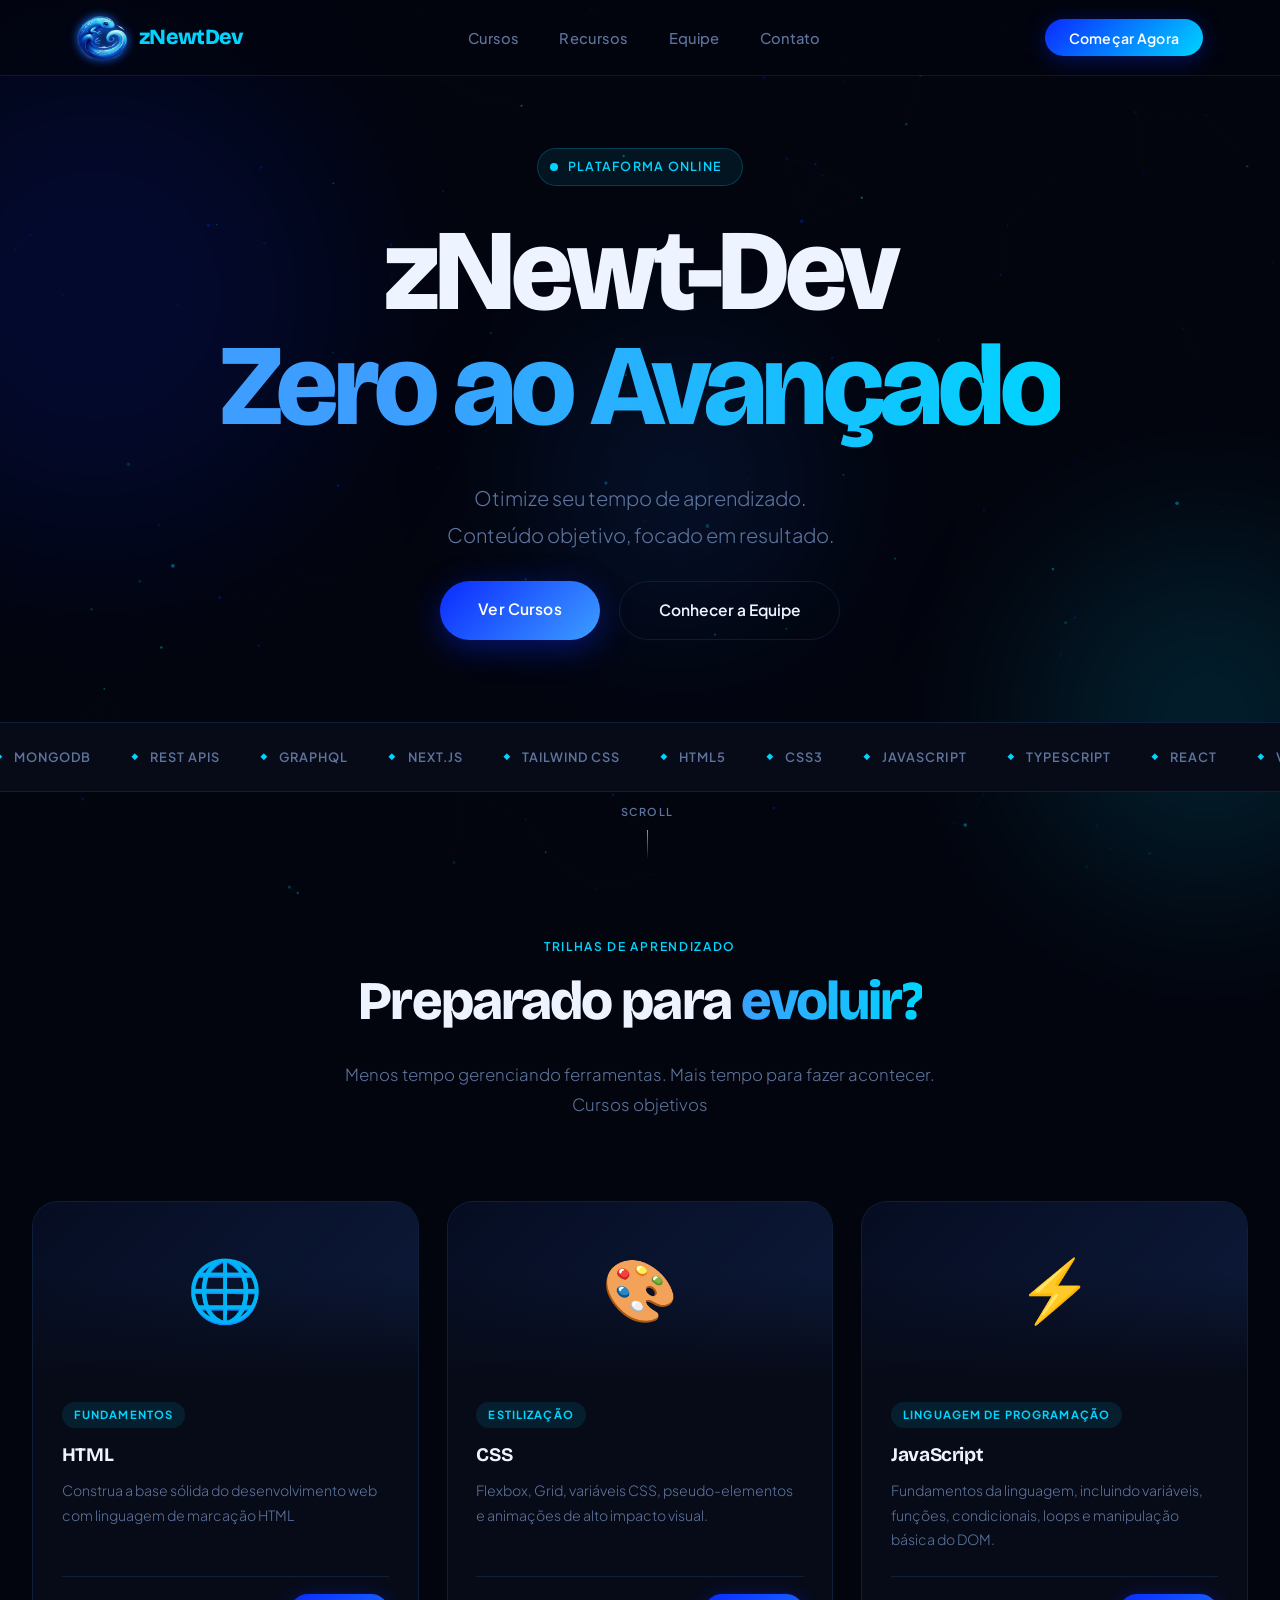
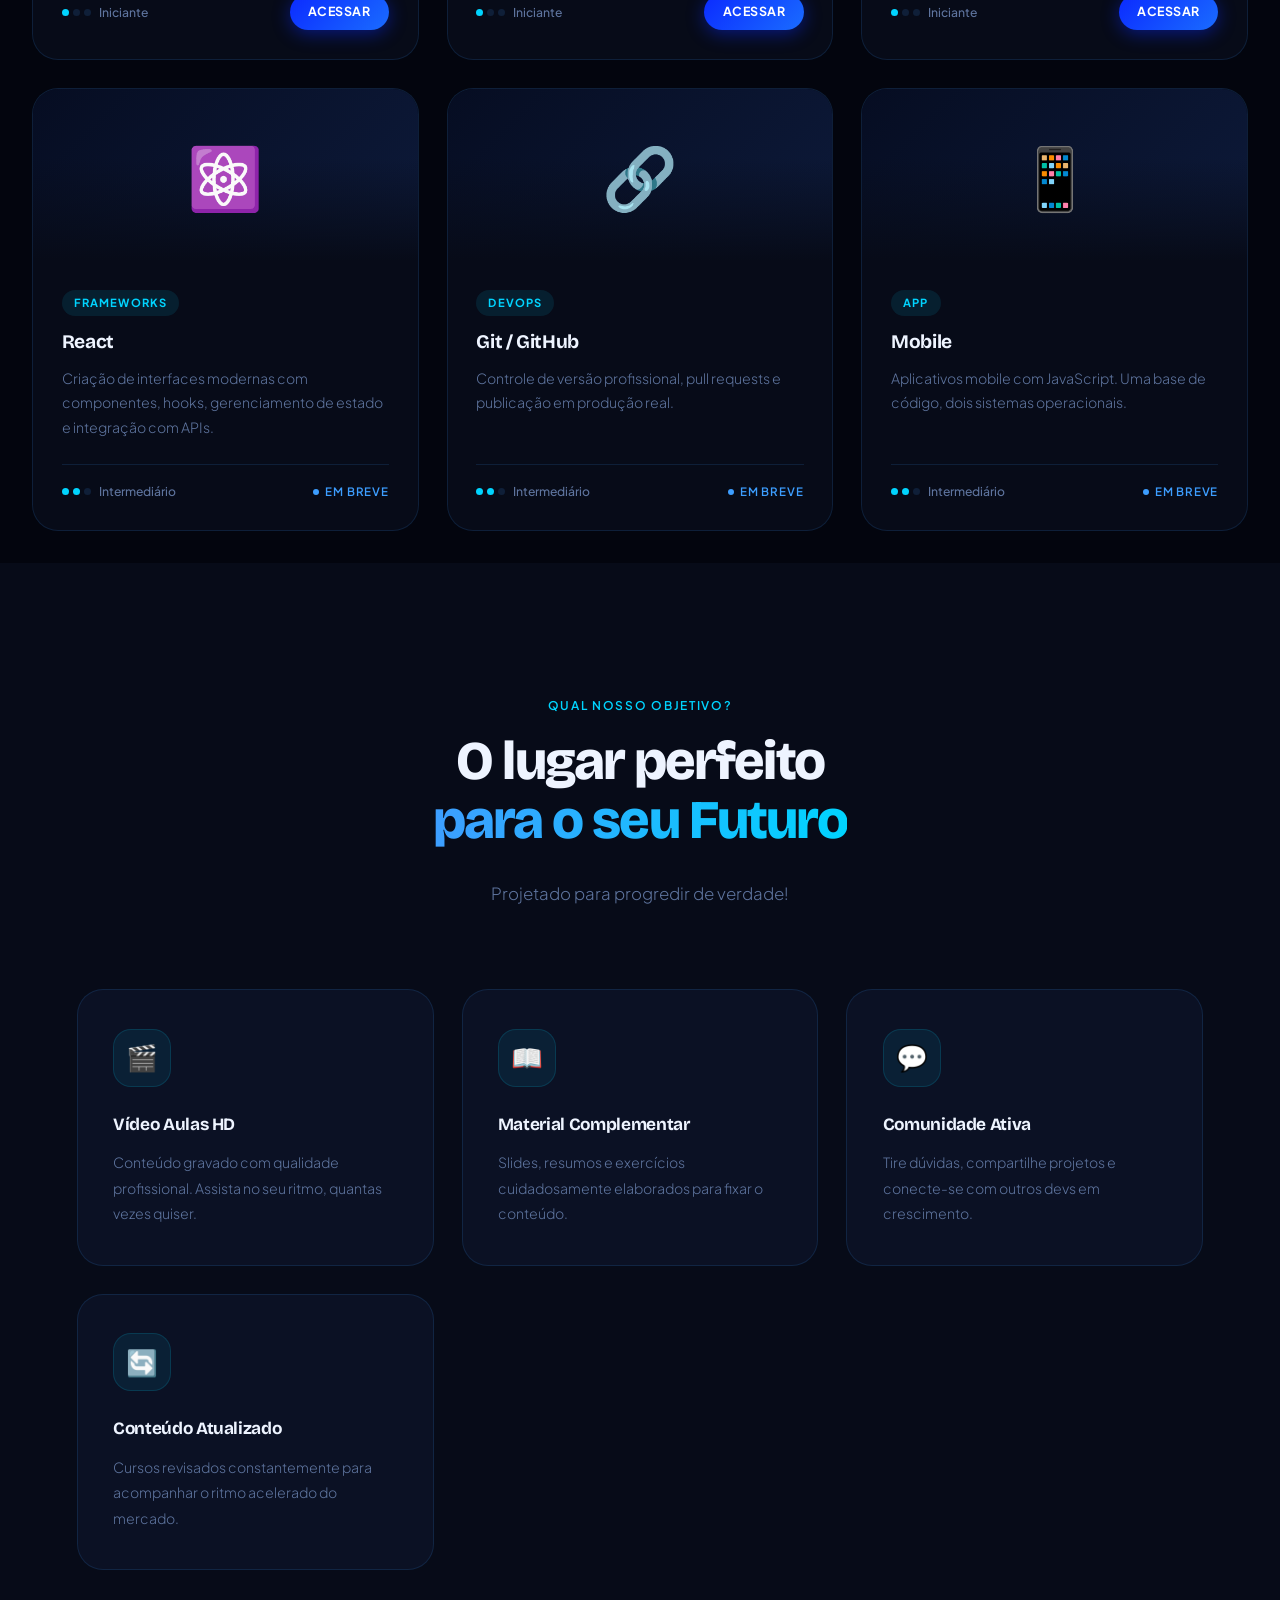
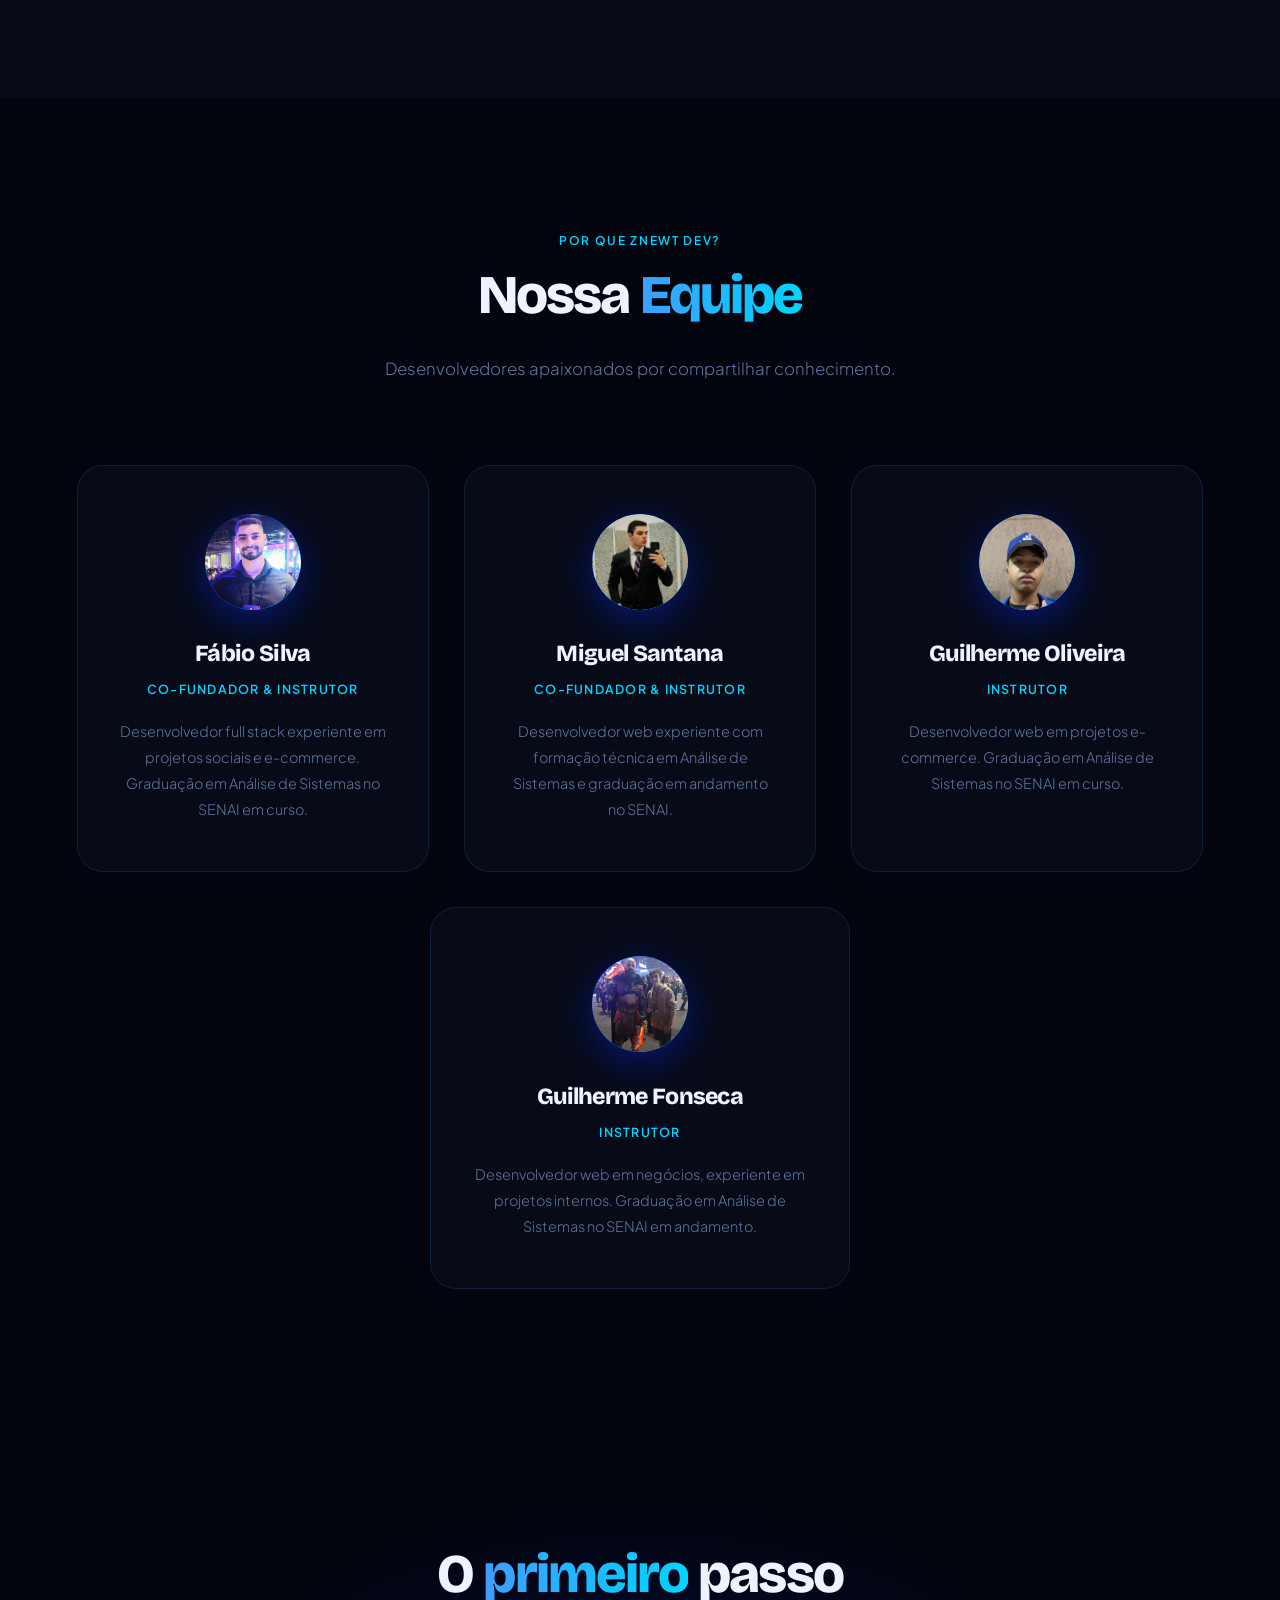
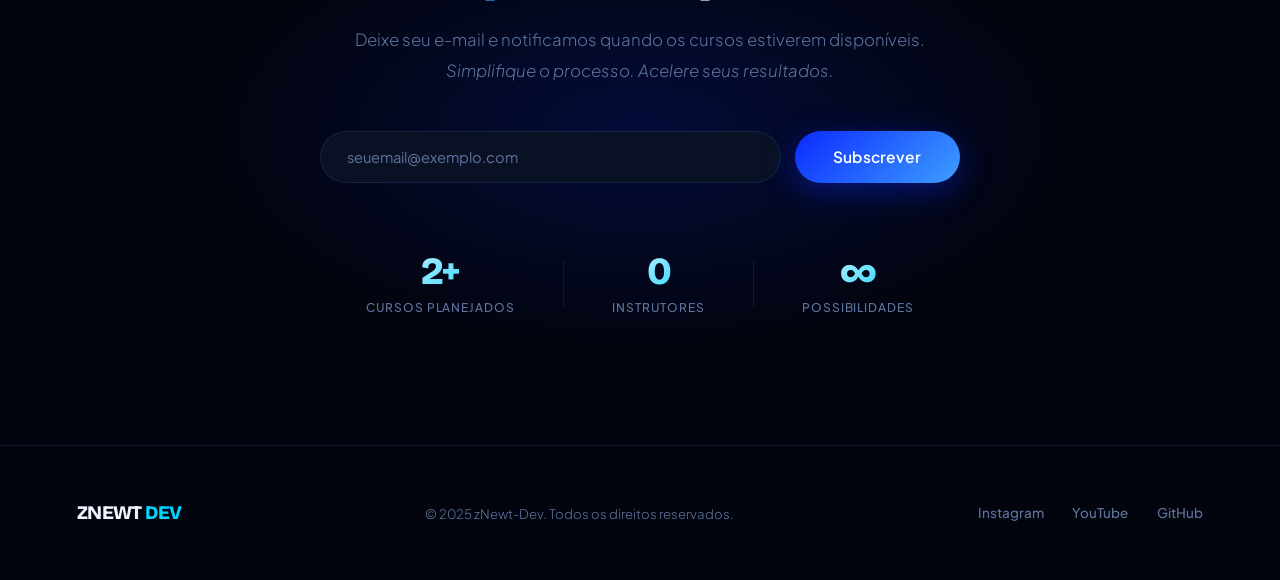
<file: index.html>
<!DOCTYPE html>
<html lang="pt-BR">
<head>
  <meta charset="UTF-8" />
  <meta name="viewport" content="width=device-width, initial-scale=1.0" />
  <title>zNewtDev</title>
  <link rel="preconnect" href="https://fonts.googleapis.com" />
  <link rel="preconnect" href="https://fonts.gstatic.com" crossorigin />
  <link href="https://fonts.googleapis.com/css2?family=Bricolage+Grotesque:opsz,wght@12..96,300;12..96,400;12..96,500;12..96,600;12..96,700;12..96,800&family=Plus+Jakarta+Sans:ital,wght@0,300;0,400;0,500;0,600;1,300&display=swap" rel="stylesheet" />
  <link rel="stylesheet" href="style.css" />
  <link rel="icon" href="znewtdev.png"/>
</head>
<body>

  <!-- ── Custom Cursor ── -->
  <div id="cursor"></div>
  <div id="cursor-ring"></div>

  <!-- ── Background orbs ── -->
  <div class="orb orb-1"></div>
  <div class="orb orb-2"></div>
  <div class="orb orb-3"></div>

  <!-- ── Particle canvas ── -->
  <canvas id="bg-canvas"></canvas>

  <!-- ════════════════════ NAVBAR ════════════════════ -->
  <nav id="navbar">
    <a href="#" class="nav-logo">
      <img src="znewtdev.png" alt="ZNEWT DEV Logo" />
      <span>zNewtDev</span> 
    </a>
    <ul class="nav-links">
      <li><a href="#cursos">Cursos</a></li>
      <li><a href="#features">Recursos</a></li>
      <li><a href="#equipe">Equipe</a></li>
      <li><a href="#cta">Contato</a></li>
    </ul>
    <button class="nav-cta" onclick="document.getElementById('cta').scrollIntoView({behavior:'smooth'})">
      Começar Agora
    </button>
    <button class="nav-hamburger" id="hamburger" aria-label="Abrir menu">
      <span></span><span></span><span></span>
    </button>
  </nav>

  <!-- Mobile Drawer -->
  <div class="nav-drawer" id="navDrawer">
    <a href="#cursos"   class="drawer-link">Cursos</a>
    <a href="#features" class="drawer-link">Recursos</a>
    <a href="#equipe"   class="drawer-link">Equipe</a>
    <a href="#cta"      class="drawer-link">Contato</a>
    <button class="nav-cta" onclick="document.getElementById('cta').scrollIntoView({behavior:'smooth'});closeDrawer();">
      Começar Agora
    </button>
  </div>

  <!-- ════════════════════ HERO ════════════════════ -->
  <section id="hero">
    <div class="hero-badge">
      <span class="badge-dot"></span>
      Plataforma online
    </div>

    <h1 class="hero-title">
      zNewt-Dev<br/>
    <span class="line2">Zero ao Avançado</span>
    </h1>

    <p class="hero-sub">
      Otimize seu tempo de aprendizado.<br>
      Conteúdo objetivo, focado em resultado.
    </p>

    <div class="hero-buttons">
      <a href="#cursos" class="btn-primary">Ver Cursos</a>
      <a href="#equipe" class="btn-outline">Conhecer a Equipe</a>
    </div>
    <div class="scroll-hint">
      <span>Scroll</span>
      <div class="scroll-line"></div>
    </div>
  <br><div class="marquee-wrap">
    <div class="marquee-track" id="marqueeTrack"></div>
  </div>
  </section>
  <!-- ════════════════════ MARQUEE ════════════════════ -->


  <!-- ════════════════════ COURSES ════════════════════ -->
  <section id="cursos">
    <div class="section-header reveal">
      <div class="section-tag">Trilhas de Aprendizado</div>
      <h2 class="section-title">Preparado para<span class="accent"> evoluir? </span></h2>
      <p class="section-sub">
        Menos tempo gerenciando ferramentas. Mais tempo para fazer acontecer.
        Cursos objetivos 
      </p>
    </div>
    <div class="courses-grid" id="coursesGrid"></div>
  </section>

  <!-- ════════════════════ FEATURES ════════════════════ -->
  <section id="features">
    <div class="section-header reveal">
      <div class="section-tag">Qual nosso objetivo?</div>
      <h2 class="section-title">O lugar perfeito <span class="accent"><br>para o seu Futuro</span></h2>
      <p class="section-sub">Projetado para progredir de verdade!</p>
    </div>
    <div class="features-grid" id="featuresGrid"></div>
  </section>

  <!-- ════════════════════ TEAM ════════════════════ -->
  <section id="equipe">
    <div class="section-header reveal">
      <div class="section-tag">Por que ZNEWT DEV?</div>
      <h2 class="section-title">Nossa <span class="accent">Equipe</span></h2>
      <p class="section-sub">Desenvolvedores apaixonados por compartilhar conhecimento.</p>
    </div>
    <div class="team-grid" id="teamGrid"></div>
  </section>

  <!-- ════════════════════ CTA ════════════════════ -->
  <section id="cta">
    <div class="cta-box reveal">
      <h2 class="cta-title">
        O <span class="cta-accent">primeiro</span> passo
      </h2>
      <p class="cta-sub">
        Deixe seu e-mail e notificamos quando os cursos estiverem disponíveis.<br>
        <i>Simplifique o processo. Acelere seus resultados.</i>
      </p>
      <div class="notify-form">
        <input
          type="email"
          class="notify-input"
          placeholder="seuemail@exemplo.com"
          id="emailInput"
        />
        <button class="btn-primary" id="notifyBtn">Subscrever</button>
      </div>
      <p id="notifyMsg"></p><br><br>     
    </div>
        <div class="hero-stats">
      <div class="stat-item">
        <div class="stat-num" data-target="12">0</div>
        <div class="stat-label">Cursos Planejados</div>
      </div>
      <div class="stat-divider"></div>
      <div class="stat-item">
        <div class="stat-num" data-target="2">0</div>
        <div class="stat-label">Instrutores</div>
      </div>
      <div class="stat-divider"></div>
      <div class="stat-item">
        <div class="stat-num">∞</div>
        <div class="stat-label">Possibilidades</div>
      </div>
    </div>
  </section>

  <!-- ════════════════════ FOOTER ════════════════════ -->
  <footer>
    <a href="#" class="footer-logo">ZNEWT <span>DEV</span></a>
    <p class="footer-copy">© 2025 zNewt-Dev. Todos os direitos reservados.</p>
    <div class="footer-links">
      <a href="#">Instagram</a>
      <a href="#">YouTube</a>
      <a href="#">GitHub</a>
    </div>
  </footer>

  <script src="script.js"></script>
</body>
</html>
</file>
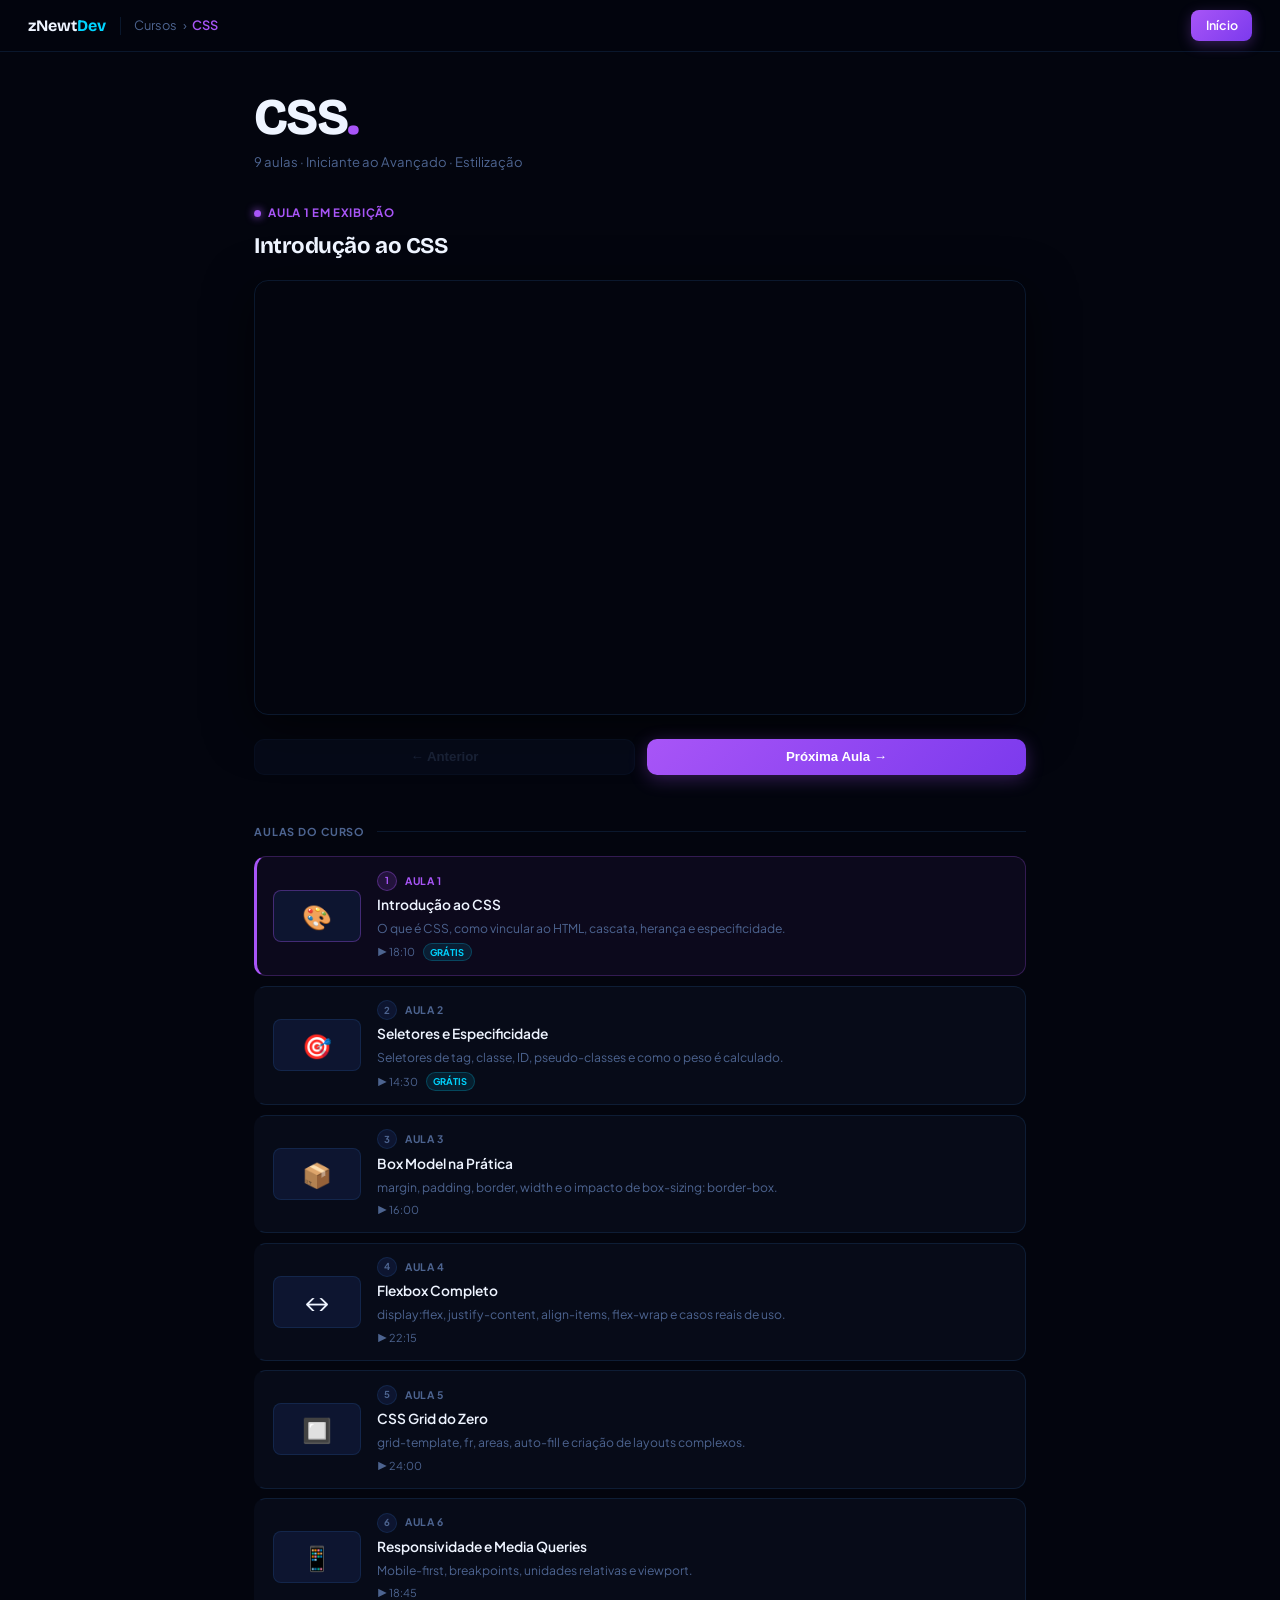
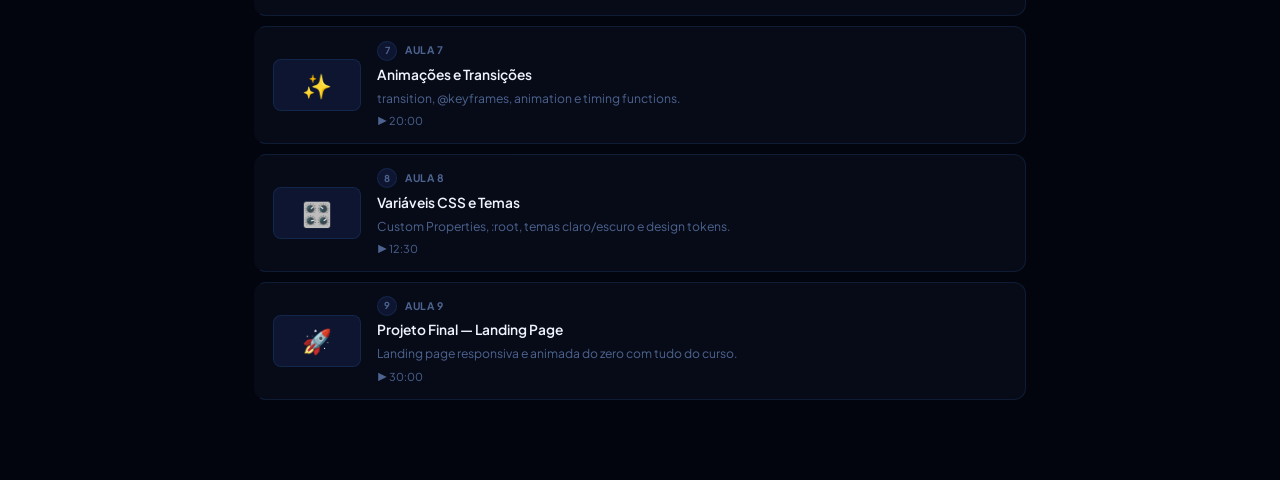
<file: aulas/aulacss.html>
<!DOCTYPE html>
<html lang="pt-BR">
<head>
  <meta charset="UTF-8" />
  <meta name="viewport" content="width=device-width, initial-scale=1.0" />
  <title>zNewtDev — CSS</title>
  <link rel="icon" href="../znewtdev.png"/>  
  <link rel="preconnect" href="https://fonts.googleapis.com" />
  <link rel="preconnect" href="https://fonts.gstatic.com" crossorigin />
  <link href="https://fonts.googleapis.com/css2?family=Bricolage+Grotesque:opsz,wght@12..96,400;12..96,600;12..96,700;12..96,800&family=Plus+Jakarta+Sans:wght@300;400;500;600&display=swap" rel="stylesheet" />
  <style>
    :root {
      --bg:      #03050e;
      --surface: #070b18;
      --s2:      #0d1530;
      --border:  rgba(61,158,255,0.13);
      --cyan:    #00d4ff;
      --white:   #eef4ff;
      --muted:   #4d6490;
      --accent:  #a855f7; /* roxo para CSS */
    }
    *, *::before, *::after { box-sizing: border-box; margin: 0; padding: 0; }
    html { scroll-behavior: smooth; }
    body {
      background: var(--bg); color: var(--white);
      font-family: 'Plus Jakarta Sans', sans-serif;
      font-size: 15px; line-height: 1.6; min-height: 100vh;
    }

    /* ── Topbar ── */
    .topbar {
      position: sticky; top: 0; z-index: 50;
      background: rgba(3,5,14,0.9); backdrop-filter: blur(18px);
      border-bottom: 1px solid var(--border);
      height: 52px; display: flex; align-items: center;
      padding: 0 1.75rem; gap: 0.85rem;
    }
    .logo { font-family: 'Bricolage Grotesque', sans-serif; font-weight: 700; font-size: 1rem; color: var(--white); }
    .logo span { color: var(--cyan); }
    .sep { width: 1px; height: 18px; background: var(--border); }
    .crumb { font-size: 0.8rem; color: var(--muted); display: flex; align-items: center; gap: 0.35rem; }
    .crumb .cur { color: var(--accent); font-weight: 600; }
    .back {
      margin-left: auto; font-size: 0.78rem; font-weight: 600;
      text-decoration: none; padding: 0.35rem 0.9rem; border-radius: 8px;
      background: linear-gradient(135deg, var(--accent), #7c3aed);
      color: #fff; box-shadow: 0 4px 14px rgba(168,85,247,0.3);
      transition: all 0.18s;
    }
    .back:hover { box-shadow: 0 6px 22px rgba(168,85,247,0.5); transform: translateY(-1px); }

    /* ── Page ── */
    .page { max-width: 820px; margin: 0 auto; padding: 2.5rem 1.5rem 5rem; }

    .course-title {
      font-family: 'Bricolage Grotesque', sans-serif;
      font-size: clamp(2.2rem, 6vw, 3.2rem); font-weight: 800;
      letter-spacing: -0.03em; line-height: 1; margin-bottom: 0.5rem;
    }
    .course-title span { color: var(--accent); }
    .course-sub { font-size: 0.82rem; color: var(--muted); margin-bottom: 2rem; }

    .now-playing {
      font-size: 0.72rem; font-weight: 700; letter-spacing: 0.06em;
      text-transform: uppercase; color: var(--accent);
      display: flex; align-items: center; gap: 0.45rem; margin-bottom: 0.5rem;
    }
    .now-playing::before {
      content: ''; width: 7px; height: 7px; border-radius: 50%;
      background: var(--accent); box-shadow: 0 0 8px var(--accent);
    }
    .now-title {
      font-family: 'Bricolage Grotesque', sans-serif;
      font-size: clamp(1rem, 3vw, 1.4rem); font-weight: 700;
      color: var(--white); letter-spacing: -0.02em; margin-bottom: 1.25rem; line-height: 1.3;
    }

    .player {
      border-radius: 14px; overflow: hidden;
      border: 1px solid var(--border);
      box-shadow: 0 12px 48px rgba(0,0,0,0.6);
      margin-bottom: 1.5rem;
    }
    .player-ratio { position: relative; width: 100%; padding-top: 56.25%; }
    .player-ratio iframe { position: absolute; inset: 0; width: 100%; height: 100%; border: none; }

    .nav-row { display: flex; gap: 0.75rem; margin-bottom: 3rem; }
    .btn {
      flex: 1; padding: 0.6rem 1.1rem; border-radius: 10px;
      font-size: 0.83rem; font-weight: 600; cursor: pointer; border: none;
      transition: all 0.18s; display: flex; align-items: center; justify-content: center; gap: 0.4rem;
    }
    .btn-prev { background: var(--s2); color: var(--muted); border: 1px solid var(--border); }
    .btn-prev:hover:not(:disabled) { color: var(--white); border-color: rgba(61,158,255,0.3); }
    .btn-prev:disabled { opacity: 0.3; cursor: default; }
    .btn-next {
      background: linear-gradient(135deg, var(--accent), #7c3aed);
      color: #fff; box-shadow: 0 4px 18px rgba(168,85,247,0.3);
    }
    .btn-next:hover:not(:disabled) { box-shadow: 0 6px 26px rgba(168,85,247,0.5); transform: translateY(-1px); }
    .btn-next:disabled { opacity: 0.3; cursor: default; transform: none; box-shadow: none; }

    .sec-label {
      font-size: 0.68rem; font-weight: 700; letter-spacing: 0.08em;
      text-transform: uppercase; color: var(--muted);
      display: flex; align-items: center; gap: 0.75rem; margin-bottom: 1rem;
    }
    .sec-label::after { content: ''; flex: 1; height: 1px; background: var(--border); }

    .list { display: flex; flex-direction: column; gap: 0.6rem; }

    .card {
      display: flex; align-items: center; gap: 1rem;
      background: var(--surface); border: 1px solid var(--border);
      border-left: 3px solid transparent;
      border-radius: 12px; padding: 0.85rem 1rem;
      cursor: pointer; transition: all 0.15s;
    }
    .card:hover { background: var(--s2); border-color: rgba(61,158,255,0.25); transform: translateX(3px); }
    .card.active { background: rgba(168,85,247,0.06); border-color: rgba(168,85,247,0.25); border-left-color: var(--accent); }
    .card.done .num { background: rgba(34,197,94,0.13); border-color: rgba(34,197,94,0.3); color: #22c55e; }

    .thumb {
      flex-shrink: 0; width: 88px; height: 52px;
      border-radius: 8px; background: var(--s2); border: 1px solid var(--border);
      display: flex; align-items: center; justify-content: center;
      font-size: 1.5rem; position: relative; overflow: hidden;
    }
    .thumb-overlay {
      position: absolute; inset: 0; background: rgba(0,0,0,0.4);
      display: flex; align-items: center; justify-content: center;
      opacity: 0; transition: opacity 0.2s;
    }
    .thumb-overlay svg { width: 20px; height: 20px; fill: #fff; }
    .card:hover .thumb-overlay { opacity: 1; }
    .card.active .thumb { border-color: rgba(168,85,247,0.35); }

    .info { flex: 1; min-width: 0; }
    .info-top { display: flex; align-items: center; gap: 0.5rem; margin-bottom: 0.2rem; }
    .num {
      width: 20px; height: 20px; border-radius: 50%; flex-shrink: 0;
      background: var(--s2); border: 1px solid var(--border);
      display: flex; align-items: center; justify-content: center;
      font-size: 0.6rem; font-weight: 700; color: var(--muted);
    }
    .card.active .num { background: rgba(168,85,247,0.15); border-color: rgba(168,85,247,0.35); color: var(--accent); }
    .info-aula { font-size: 0.65rem; font-weight: 700; text-transform: uppercase; letter-spacing: 0.05em; color: var(--muted); }
    .card.active .info-aula { color: var(--accent); }

    .name {
      font-size: 0.86rem; font-weight: 600; color: var(--white);
      white-space: nowrap; overflow: hidden; text-overflow: ellipsis; margin-bottom: 0.25rem;
    }
    .desc { font-size: 0.76rem; color: var(--muted); line-height: 1.45; display: -webkit-box; -webkit-line-clamp: 1; -webkit-box-orient: vertical; overflow: hidden; }

    .meta { display: flex; align-items: center; gap: 0.5rem; margin-top: 0.3rem; }
    .dur { font-size: 0.68rem; color: var(--muted); }
    .badge-free {
      font-size: 0.58rem; font-weight: 700; text-transform: uppercase;
      padding: 0.06rem 0.4rem; border-radius: 99px;
      background: rgba(0,212,255,0.1); color: var(--cyan); border: 1px solid rgba(0,212,255,0.22);
    }

    @media (max-width: 520px) {
      .page { padding: 1.5rem 1rem 4rem; }
      .thumb { width: 64px; height: 40px; font-size: 1.1rem; }
      .course-title { font-size: 2rem; }
    }
  </style>
</head>
<body>

<header class="topbar">
  <div class="logo">zNewt<span>Dev</span></div>
  <div class="sep"></div>
  <div class="crumb"><span>Cursos</span><span>›</span><span class="cur">CSS</span></div>
  <a href="../index.html" class="back">Início</a>
</header>

<div class="page">

  <div class="course-title">CSS<span>.</span></div>
  <div class="course-sub">9 aulas · Iniciante ao Avançado · Estilização</div>

  <div class="now-playing" id="nowPlaying">Aula 1 em exibição</div>
  <div class="now-title" id="nowTitle">Introdução ao CSS — Estilizando a Web</div>

  <div class="player">
    <div class="player-ratio">
      <iframe id="player"
        src="https://www.youtube.com/embed/yfoY53QXEnI?rel=0&modestbranding=1"
        title="Aula CSS" allow="accelerometer; autoplay; clipboard-write; encrypted-media; gyroscope; picture-in-picture" allowfullscreen>
      </iframe>
    </div>
  </div>

  <div class="nav-row">
    <button class="btn btn-prev" id="prevBtn" onclick="nav(-1)" disabled>← Anterior</button>
    <button class="btn btn-next" id="nextBtn" onclick="nav(1)">Próxima Aula →</button>
  </div>

  <div class="sec-label">Aulas do curso</div>
  <div class="list" id="list"></div>

</div>

<script>
const LESSONS = [
  { id:1, name:'Introdução ao CSS',              desc:'O que é CSS, como vincular ao HTML, cascata, herança e especificidade.', dur:'18:10', vid:'yfoY53QXEnI', emoji:'🎨', free:true  },
  { id:2, name:'Seletores e Especificidade',     desc:'Seletores de tag, classe, ID, pseudo-classes e como o peso é calculado.', dur:'14:30', vid:'yfoY53QXEnI', emoji:'🎯', free:true  },
  { id:3, name:'Box Model na Prática',           desc:'margin, padding, border, width e o impacto de box-sizing: border-box.', dur:'16:00', vid:'yfoY53QXEnI', emoji:'📦', free:false },
  { id:4, name:'Flexbox Completo',               desc:'display:flex, justify-content, align-items, flex-wrap e casos reais de uso.', dur:'22:15', vid:'yfoY53QXEnI', emoji:'↔️', free:false },
  { id:5, name:'CSS Grid do Zero',               desc:'grid-template, fr, areas, auto-fill e criação de layouts complexos.', dur:'24:00', vid:'yfoY53QXEnI', emoji:'🔲', free:false },
  { id:6, name:'Responsividade e Media Queries', desc:'Mobile-first, breakpoints, unidades relativas e viewport.', dur:'18:45', vid:'yfoY53QXEnI', emoji:'📱', free:false },
  { id:7, name:'Animações e Transições',         desc:'transition, @keyframes, animation e timing functions.', dur:'20:00', vid:'yfoY53QXEnI', emoji:'✨', free:false },
  { id:8, name:'Variáveis CSS e Temas',          desc:'Custom Properties, :root, temas claro/escuro e design tokens.', dur:'12:30', vid:'yfoY53QXEnI', emoji:'🎛️', free:false },
  { id:9, name:'Projeto Final — Landing Page',   desc:'Landing page responsiva e animada do zero com tudo do curso.', dur:'30:00', vid:'yfoY53QXEnI', emoji:'🚀', free:false },
];

let cur = 1;
const done = new Set();

function render() {
  const l = LESSONS.find(x => x.id === cur);
  document.getElementById('nowPlaying').textContent = `Aula ${l.id} em exibição`;
  document.getElementById('nowTitle').textContent   = l.name;
  document.getElementById('prevBtn').disabled       = cur === 1;
  document.getElementById('nextBtn').disabled       = cur === LESSONS.length;

  const list = document.getElementById('list');
  list.innerHTML = '';
  LESSONS.forEach(l => {
    const d = document.createElement('div');
    d.className = 'card' + (l.id === cur ? ' active' : '') + (done.has(l.id) ? ' done' : '');
    d.innerHTML = `
      <div class="thumb">
        <span>${l.emoji}</span>
        <div class="thumb-overlay"><svg viewBox="0 0 24 24"><path d="M8 5v14l11-7z"/></svg></div>
      </div>
      <div class="info">
        <div class="info-top">
          <div class="num">${done.has(l.id) ? '✓' : l.id}</div>
          <span class="info-aula">Aula ${l.id}</span>
        </div>
        <div class="name">${l.name}</div>
        <div class="desc">${l.desc}</div>
        <div class="meta">
          <span class="dur">▶ ${l.dur}</span>
          ${l.free ? '<span class="badge-free">Grátis</span>' : ''}
        </div>
      </div>`;
    d.addEventListener('click', () => goTo(l.id));
    list.appendChild(d);
  });
}

function goTo(id) {
  done.add(cur);
  cur = id;
  const l = LESSONS.find(x => x.id === id);
  document.getElementById('player').src = `https://www.youtube.com/embed/${l.vid}?rel=0&modestbranding=1&autoplay=1`;
  render();
  window.scrollTo({ top: 0, behavior: 'smooth' });
}

function nav(dir) {
  const newId = cur + dir;
  if (newId >= 1 && newId <= LESSONS.length) goTo(newId);
}

render();
</script>
</body>
</html>
</file>
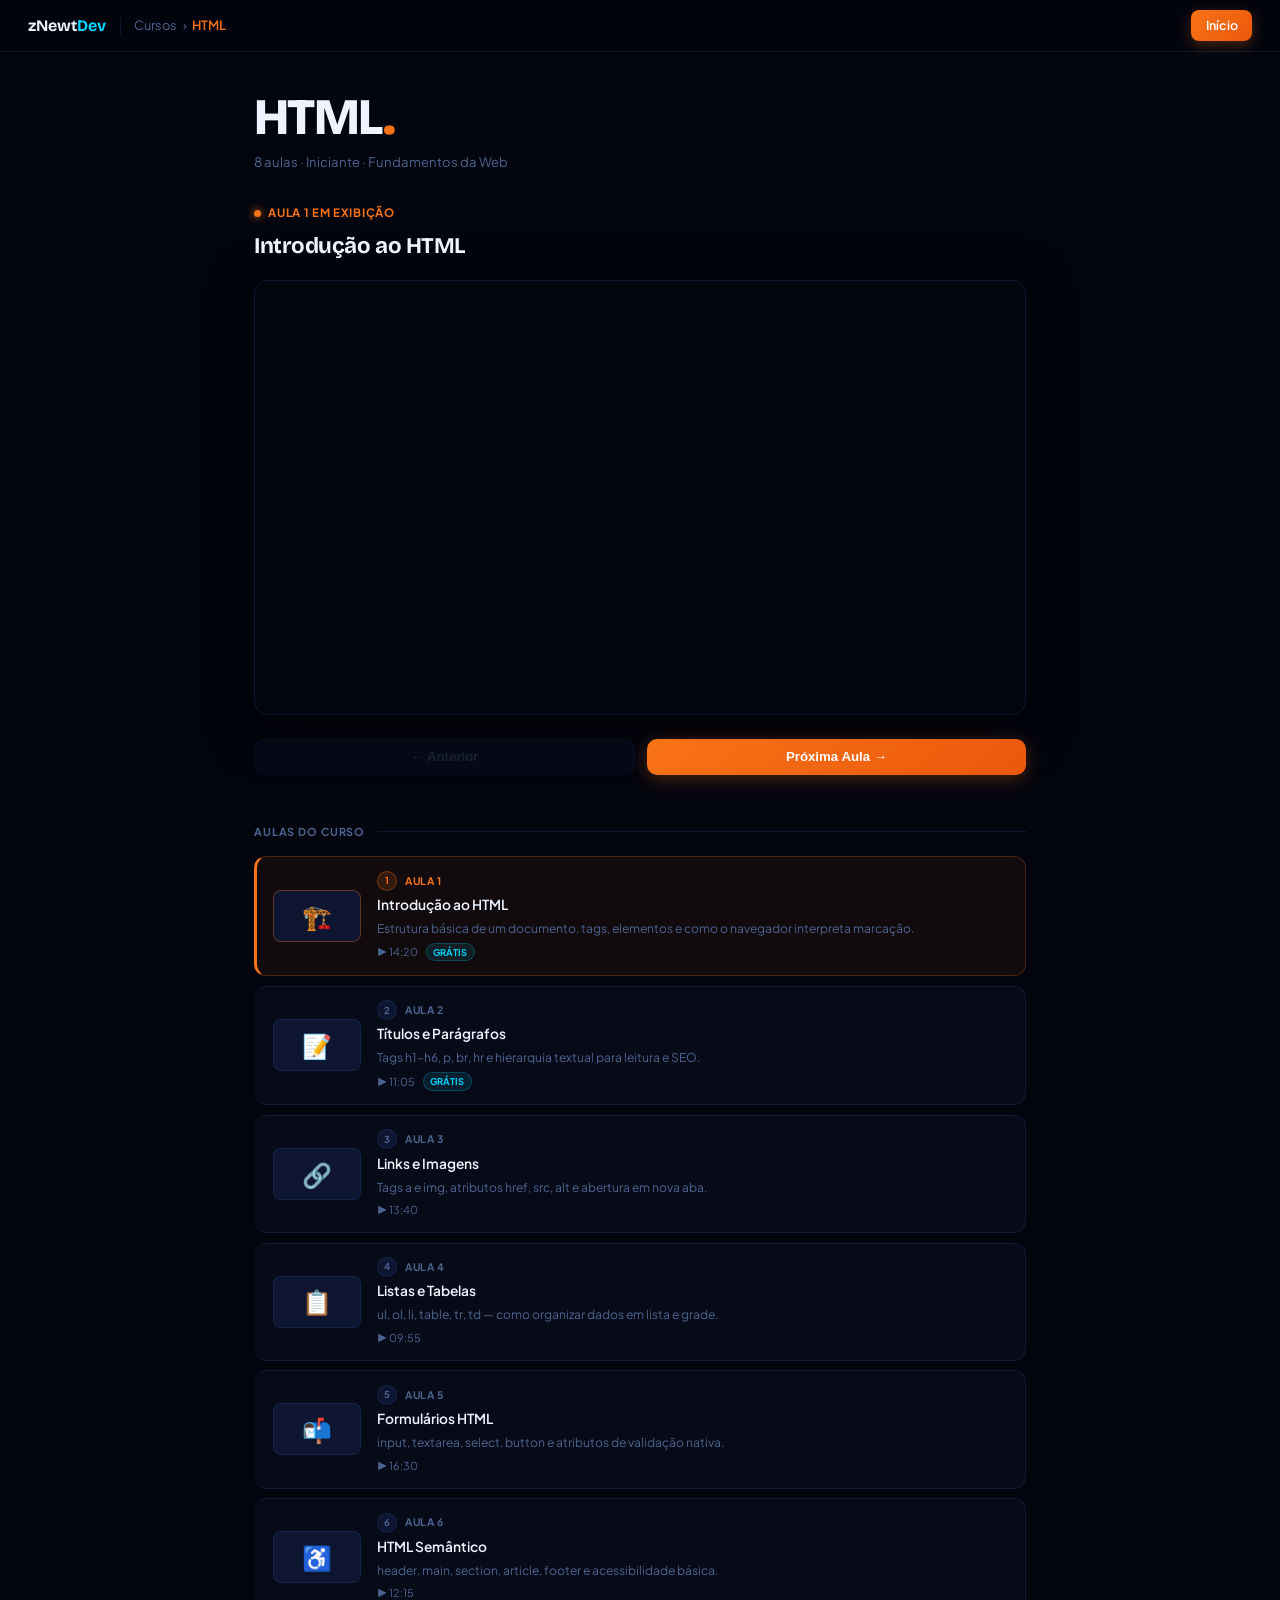
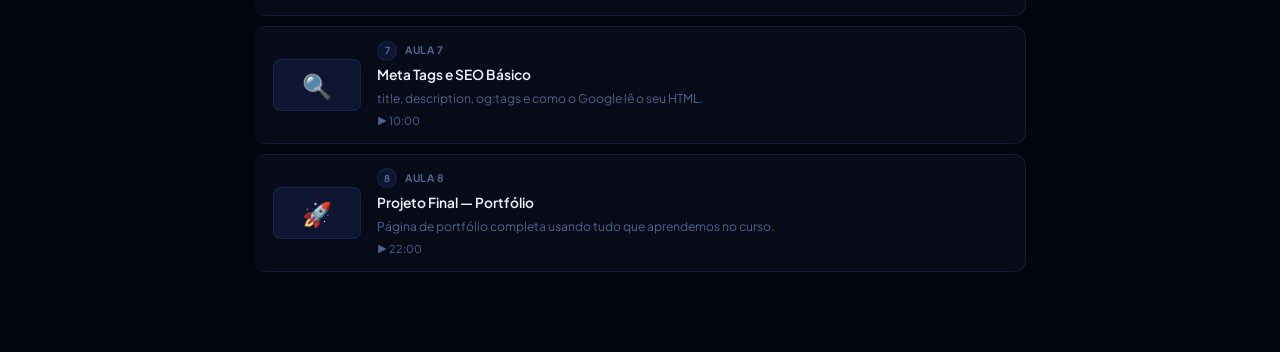
<file: aulas/aulahtml.html>
<!DOCTYPE html>
<html lang="pt-BR">
<head>
  <meta charset="UTF-8" />
  <meta name="viewport" content="width=device-width, initial-scale=1.0" />
  <title>zNewtDev — HTML</title>
  <link rel="icon" href="../znewtdev.png"/>  
  <link rel="preconnect" href="https://fonts.googleapis.com" />
  <link rel="preconnect" href="https://fonts.gstatic.com" crossorigin />
  <link href="https://fonts.googleapis.com/css2?family=Bricolage+Grotesque:opsz,wght@12..96,400;12..96,600;12..96,700;12..96,800&family=Plus+Jakarta+Sans:wght@300;400;500;600&display=swap" rel="stylesheet" />
  <style>
    :root {
      --bg:      #03050e;
      --surface: #070b18;
      --s2:      #0d1530;
      --border:  rgba(61,158,255,0.13);
      --cyan:    #00d4ff;
      --white:   #eef4ff;
      --muted:   #4d6490;
      --accent:  #f97316;
    }
    *, *::before, *::after { box-sizing: border-box; margin: 0; padding: 0; }
    html { scroll-behavior: smooth; }
    body {
      background: var(--bg); color: var(--white);
      font-family: 'Plus Jakarta Sans', sans-serif;
      font-size: 15px; line-height: 1.6; min-height: 100vh;
    }

    /* ── Topbar ── */
    .topbar {
      position: sticky; top: 0; z-index: 50;
      background: rgba(3,5,14,0.9); backdrop-filter: blur(18px);
      border-bottom: 1px solid var(--border);
      height: 52px; display: flex; align-items: center;
      padding: 0 1.75rem; gap: 0.85rem;
    }
    .logo { font-family: 'Bricolage Grotesque', sans-serif; font-weight: 700; font-size: 1rem; color: var(--white); }
    .logo span { color: var(--cyan); }
    .sep { width: 1px; height: 18px; background: var(--border); }
    .crumb { font-size: 0.8rem; color: var(--muted); display: flex; align-items: center; gap: 0.35rem; }
    .crumb .cur { color: var(--accent); font-weight: 600; }
    .back {
      margin-left: auto; font-size: 0.78rem; font-weight: 600;
      text-decoration: none; padding: 0.35rem 0.9rem; border-radius: 8px;
      background: linear-gradient(135deg, var(--accent), #ea580c);
      color: #fff; box-shadow: 0 4px 14px rgba(249,115,22,0.3);
      transition: all 0.18s;
    }
    .back:hover { box-shadow: 0 6px 22px rgba(249,115,22,0.5); transform: translateY(-1px); }

    /* ── Page ── */
    .page { max-width: 820px; margin: 0 auto; padding: 2.5rem 1.5rem 5rem; }

    /* ── Course title ── */
    .course-title {
      font-family: 'Bricolage Grotesque', sans-serif;
      font-size: clamp(2.2rem, 6vw, 3.2rem); font-weight: 800;
      letter-spacing: -0.03em; line-height: 1; margin-bottom: 0.5rem;
    }
    .course-title span { color: var(--accent); }
    .course-sub { font-size: 0.82rem; color: var(--muted); margin-bottom: 2rem; }

    /* ── Active tag ── */
    .now-playing {
      font-size: 0.72rem; font-weight: 700; letter-spacing: 0.06em;
      text-transform: uppercase; color: var(--accent);
      display: flex; align-items: center; gap: 0.45rem; margin-bottom: 0.5rem;
    }
    .now-playing::before {
      content: ''; width: 7px; height: 7px; border-radius: 50%;
      background: var(--accent); box-shadow: 0 0 8px var(--accent);
    }
    .now-title {
      font-family: 'Bricolage Grotesque', sans-serif;
      font-size: clamp(1rem, 3vw, 1.4rem); font-weight: 700;
      color: var(--white); letter-spacing: -0.02em; margin-bottom: 1.25rem; line-height: 1.3;
    }

    /* ── Player ── */
    .player {
      border-radius: 14px; overflow: hidden;
      border: 1px solid var(--border);
      box-shadow: 0 12px 48px rgba(0,0,0,0.6);
      margin-bottom: 1.5rem;
    }
    .player-ratio { position: relative; width: 100%; padding-top: 56.25%; }
    .player-ratio iframe { position: absolute; inset: 0; width: 100%; height: 100%; border: none; }

    /* ── Nav buttons ── */
    .nav-row { display: flex; gap: 0.75rem; margin-bottom: 3rem; }
    .btn {
      flex: 1; padding: 0.6rem 1.1rem; border-radius: 10px;
      font-size: 0.83rem; font-weight: 600; cursor: pointer; border: none;
      transition: all 0.18s; display: flex; align-items: center; justify-content: center; gap: 0.4rem;
    }
    .btn-prev { background: var(--s2); color: var(--muted); border: 1px solid var(--border); }
    .btn-prev:hover:not(:disabled) { color: var(--white); border-color: rgba(61,158,255,0.3); }
    .btn-prev:disabled { opacity: 0.3; cursor: default; }
    .btn-next {
      background: linear-gradient(135deg, var(--accent), #ea580c);
      color: #fff; box-shadow: 0 4px 18px rgba(249,115,22,0.3);
    }
    .btn-next:hover:not(:disabled) { box-shadow: 0 6px 26px rgba(249,115,22,0.5); transform: translateY(-1px); }
    .btn-next:disabled { opacity: 0.3; cursor: default; transform: none; box-shadow: none; }

    /* ── Section label ── */
    .sec-label {
      font-size: 0.68rem; font-weight: 700; letter-spacing: 0.08em;
      text-transform: uppercase; color: var(--muted);
      display: flex; align-items: center; gap: 0.75rem; margin-bottom: 1rem;
    }
    .sec-label::after { content: ''; flex: 1; height: 1px; background: var(--border); }

    /* ── Lesson cards ── */
    .list { display: flex; flex-direction: column; gap: 0.6rem; }

    .card {
      display: flex; align-items: center; gap: 1rem;
      background: var(--surface); border: 1px solid var(--border);
      border-left: 3px solid transparent;
      border-radius: 12px; padding: 0.85rem 1rem;
      cursor: pointer; transition: all 0.15s;
    }
    .card:hover { background: var(--s2); border-color: rgba(61,158,255,0.25); transform: translateX(3px); }
    .card.active { background: rgba(249,115,22,0.06); border-color: rgba(249,115,22,0.25); border-left-color: var(--accent); }
    .card.done .num { background: rgba(34,197,94,0.13); border-color: rgba(34,197,94,0.3); color: #22c55e; }

    .thumb {
      flex-shrink: 0; width: 88px; height: 52px;
      border-radius: 8px; background: var(--s2); border: 1px solid var(--border);
      display: flex; align-items: center; justify-content: center;
      font-size: 1.5rem; position: relative; overflow: hidden;
    }
    .thumb-overlay {
      position: absolute; inset: 0; background: rgba(0,0,0,0.4);
      display: flex; align-items: center; justify-content: center;
      opacity: 0; transition: opacity 0.2s;
    }
    .thumb-overlay svg { width: 20px; height: 20px; fill: #fff; }
    .card:hover .thumb-overlay { opacity: 1; }
    .card.active .thumb { border-color: rgba(249,115,22,0.35); }

    .info { flex: 1; min-width: 0; }
    .info-top { display: flex; align-items: center; gap: 0.5rem; margin-bottom: 0.2rem; }
    .num {
      width: 20px; height: 20px; border-radius: 50%; flex-shrink: 0;
      background: var(--s2); border: 1px solid var(--border);
      display: flex; align-items: center; justify-content: center;
      font-size: 0.6rem; font-weight: 700; color: var(--muted);
    }
    .card.active .num { background: rgba(249,115,22,0.15); border-color: rgba(249,115,22,0.35); color: var(--accent); }
    .info-aula { font-size: 0.65rem; font-weight: 700; text-transform: uppercase; letter-spacing: 0.05em; color: var(--muted); }
    .card.active .info-aula { color: var(--accent); }

    .name {
      font-size: 0.86rem; font-weight: 600; color: var(--white);
      white-space: nowrap; overflow: hidden; text-overflow: ellipsis; margin-bottom: 0.25rem;
    }
    .desc { font-size: 0.76rem; color: var(--muted); line-height: 1.45; display: -webkit-box; -webkit-line-clamp: 1; -webkit-box-orient: vertical; overflow: hidden; }

    .meta { display: flex; align-items: center; gap: 0.5rem; margin-top: 0.3rem; }
    .dur { font-size: 0.68rem; color: var(--muted); }
    .badge-free {
      font-size: 0.58rem; font-weight: 700; text-transform: uppercase;
      padding: 0.06rem 0.4rem; border-radius: 99px;
      background: rgba(0,212,255,0.1); color: var(--cyan); border: 1px solid rgba(0,212,255,0.22);
    }

    @media (max-width: 520px) {
      .page { padding: 1.5rem 1rem 4rem; }
      .thumb { width: 64px; height: 40px; font-size: 1.1rem; }
      .course-title { font-size: 2rem; }
    }
  </style>
</head>
<body>

<header class="topbar">
  <div class="logo">zNewt<span>Dev</span></div>
  <div class="sep"></div>
  <div class="crumb"><span>Cursos</span><span>›</span><span class="cur">HTML</span></div>
  <a href="../index.html" class="back">Início</a>
</header>

<div class="page">

  <div class="course-title">HTML<span>.</span></div>
  <div class="course-sub">8 aulas · Iniciante · Fundamentos da Web</div>

  <div class="now-playing" id="nowPlaying">Aula 1 em exibição</div>
  <div class="now-title" id="nowTitle">Introdução ao HTML — Estrutura da Web</div>

  <div class="player">
    <div class="player-ratio">
      <iframe id="player"
        src="https://www.youtube.com/embed/UB1O30fR-EE?rel=0&modestbranding=1"
        title="Aula HTML" allow="accelerometer; autoplay; clipboard-write; encrypted-media; gyroscope; picture-in-picture" allowfullscreen>
      </iframe>
    </div>
  </div>

  <div class="nav-row">
    <button class="btn btn-prev" id="prevBtn" onclick="nav(-1)" disabled>← Anterior</button>
    <button class="btn btn-next" id="nextBtn" onclick="nav(1)">Próxima Aula →</button>
  </div>

  <div class="sec-label">Aulas do curso</div>
  <div class="list" id="list"></div>

</div>

<script>
const LESSONS = [
  { id:1, name:'Introdução ao HTML',       desc:'Estrutura básica de um documento, tags, elementos e como o navegador interpreta marcação.', dur:'14:20', vid:'UB1O30fR-EE', emoji:'🏗️', free:true  },
  { id:2, name:'Títulos e Parágrafos',      desc:'Tags h1–h6, p, br, hr e hierarquia textual para leitura e SEO.', dur:'11:05', vid:'UB1O30fR-EE', emoji:'📝', free:true  },
  { id:3, name:'Links e Imagens',           desc:'Tags a e img, atributos href, src, alt e abertura em nova aba.', dur:'13:40', vid:'UB1O30fR-EE', emoji:'🔗', free:false },
  { id:4, name:'Listas e Tabelas',          desc:'ul, ol, li, table, tr, td — como organizar dados em lista e grade.', dur:'09:55', vid:'UB1O30fR-EE', emoji:'📋', free:false },
  { id:5, name:'Formulários HTML',          desc:'input, textarea, select, button e atributos de validação nativa.', dur:'16:30', vid:'UB1O30fR-EE', emoji:'📬', free:false },
  { id:6, name:'HTML Semântico',            desc:'header, main, section, article, footer e acessibilidade básica.', dur:'12:15', vid:'UB1O30fR-EE', emoji:'♿', free:false },
  { id:7, name:'Meta Tags e SEO Básico',    desc:'title, description, og:tags e como o Google lê o seu HTML.', dur:'10:00', vid:'UB1O30fR-EE', emoji:'🔍', free:false },
  { id:8, name:'Projeto Final — Portfólio', desc:'Página de portfólio completa usando tudo que aprendemos no curso.', dur:'22:00', vid:'UB1O30fR-EE', emoji:'🚀', free:false },
];

let cur = 1;
const done = new Set();

function render() {
  const l = LESSONS.find(x => x.id === cur);
  document.getElementById('nowPlaying').textContent = `Aula ${l.id} em exibição`;
  document.getElementById('nowTitle').textContent   = l.name;
  document.getElementById('prevBtn').disabled       = cur === 1;
  document.getElementById('nextBtn').disabled       = cur === LESSONS.length;

  const list = document.getElementById('list');
  list.innerHTML = '';
  LESSONS.forEach(l => {
    const d = document.createElement('div');
    d.className = 'card' + (l.id === cur ? ' active' : '') + (done.has(l.id) ? ' done' : '');
    d.innerHTML = `
      <div class="thumb">
        <span>${l.emoji}</span>
        <div class="thumb-overlay"><svg viewBox="0 0 24 24"><path d="M8 5v14l11-7z"/></svg></div>
      </div>
      <div class="info">
        <div class="info-top">
          <div class="num">${done.has(l.id) ? '✓' : l.id}</div>
          <span class="info-aula">Aula ${l.id}</span>
        </div>
        <div class="name">${l.name}</div>
        <div class="desc">${l.desc}</div>
        <div class="meta">
          <span class="dur">▶ ${l.dur}</span>
          ${l.free ? '<span class="badge-free">Grátis</span>' : ''}
        </div>
      </div>`;
    d.addEventListener('click', () => goTo(l.id));
    list.appendChild(d);
  });
}

function goTo(id) {
  done.add(cur);
  cur = id;
  const l = LESSONS.find(x => x.id === id);
  document.getElementById('player').src = `https://www.youtube.com/embed/${l.vid}?rel=0&modestbranding=1&autoplay=1`;
  render();
  window.scrollTo({ top: 0, behavior: 'smooth' });
}

function nav(dir) {
  const newId = cur + dir;
  if (newId >= 1 && newId <= LESSONS.length) goTo(newId);
}

render();
</script>
</body>
</html>
</file>
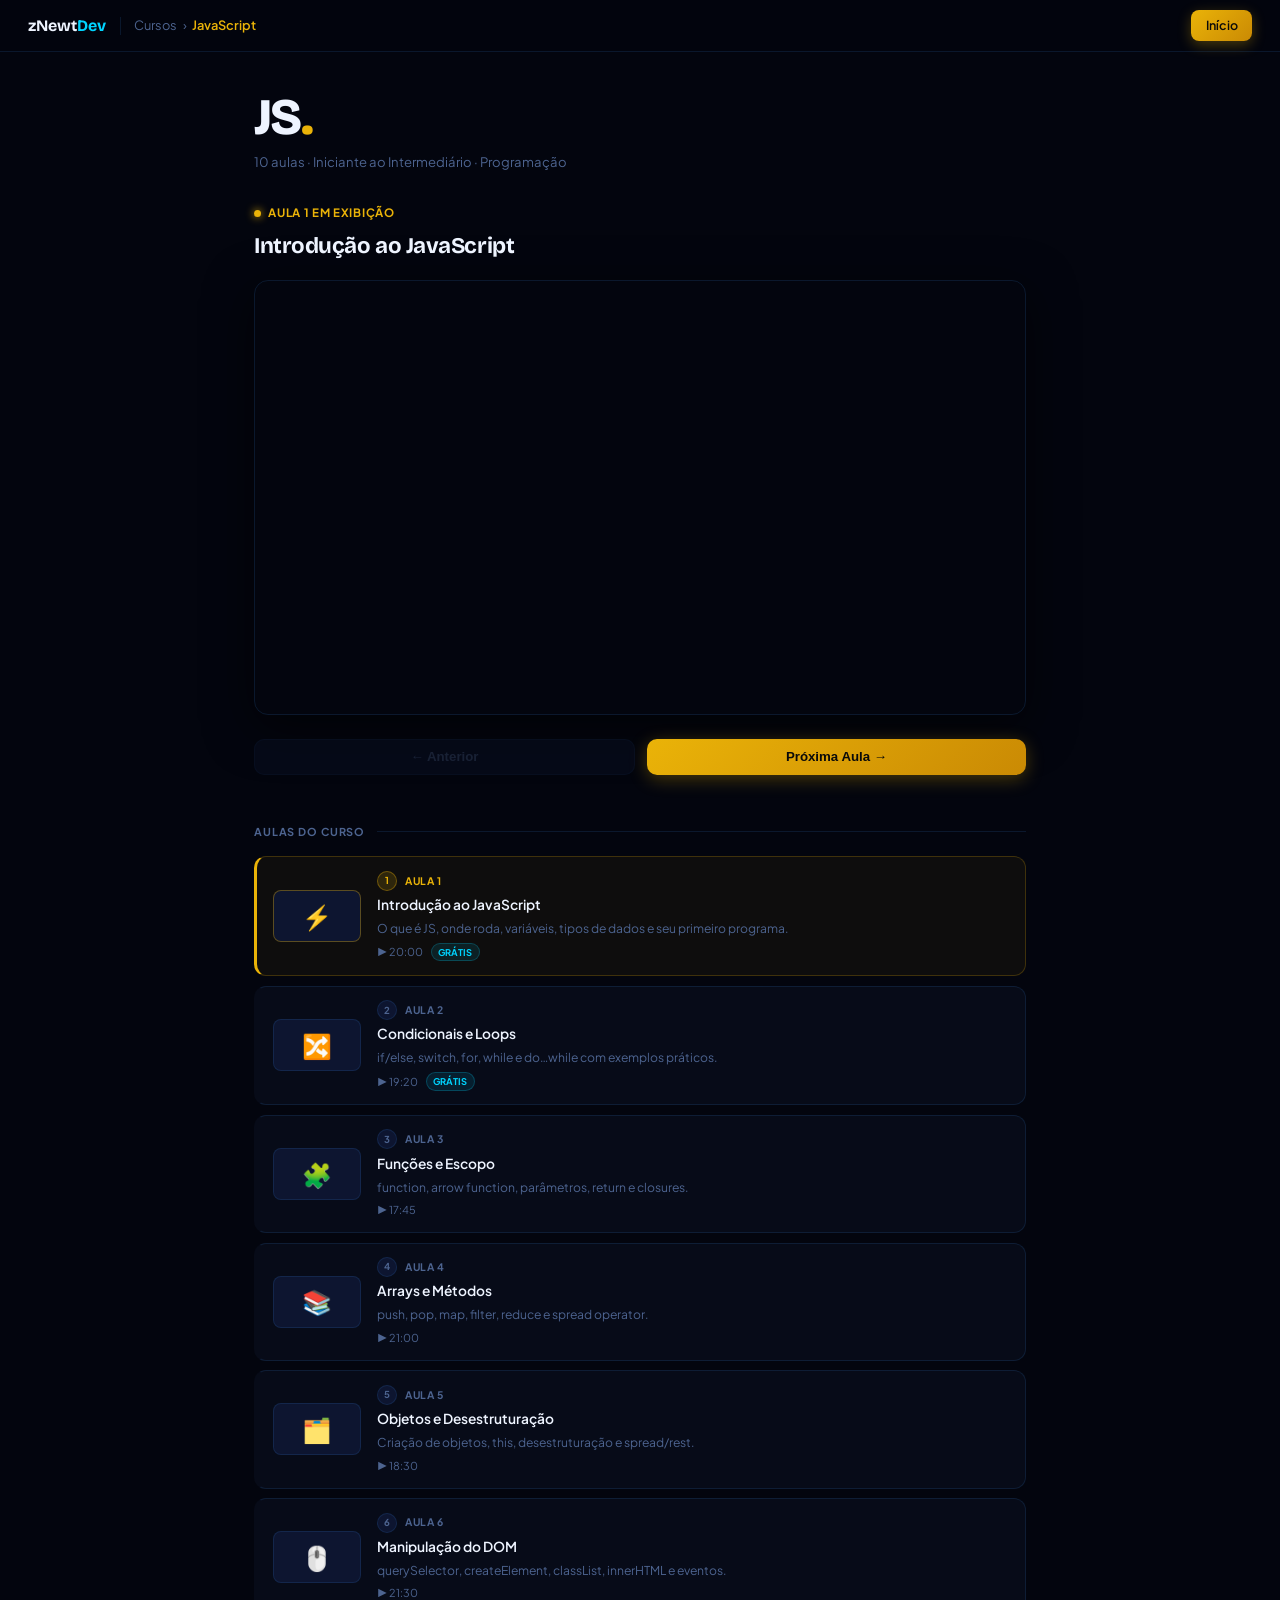
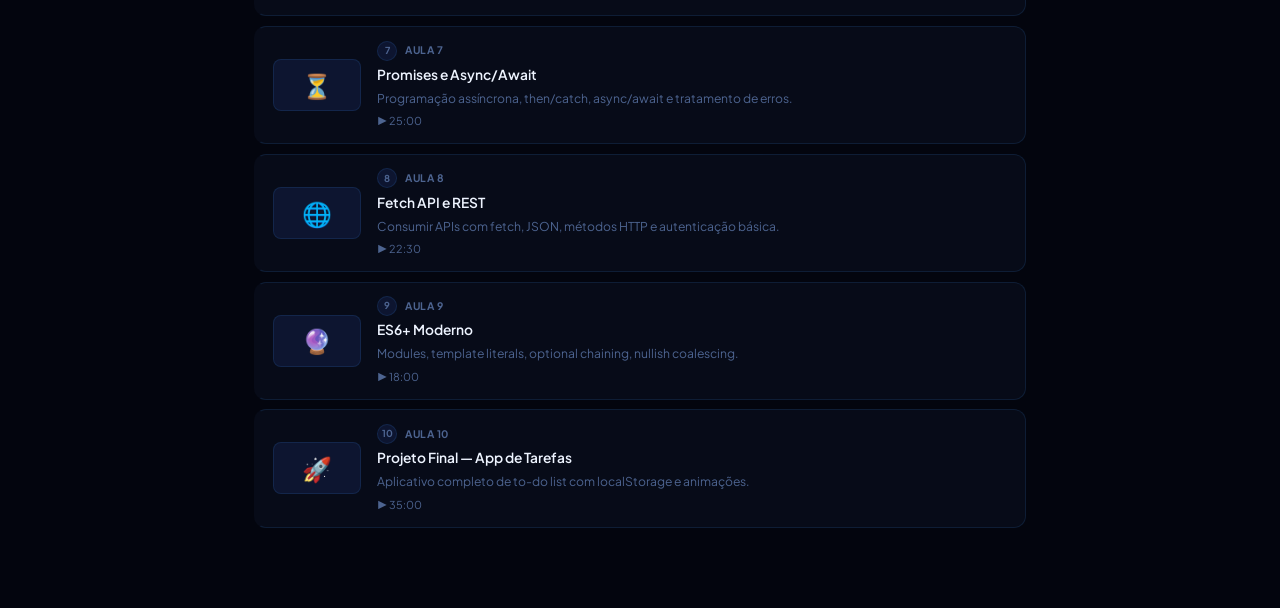
<file: aulas/aulajavascript.html>
<!DOCTYPE html>
<html lang="pt-BR">
<head>
  <meta charset="UTF-8" />
  <meta name="viewport" content="width=device-width, initial-scale=1.0" />
  <title>zNewtDev — JavaScript</title>
  <link rel="icon" href="../znewtdev.png"/>
  <link rel="preconnect" href="https://fonts.googleapis.com" />
  <link rel="preconnect" href="https://fonts.gstatic.com" crossorigin />
  <link href="https://fonts.googleapis.com/css2?family=Bricolage+Grotesque:opsz,wght@12..96,400;12..96,600;12..96,700;12..96,800&family=Plus+Jakarta+Sans:wght@300;400;500;600&display=swap" rel="stylesheet" />
  <style>
    :root {
      --bg:      #03050e;
      --surface: #070b18;
      --s2:      #0d1530;
      --border:  rgba(61,158,255,0.13);
      --cyan:    #00d4ff;
      --white:   #eef4ff;
      --muted:   #4d6490;
      --accent:  #eab308; /* amarelo para JS */
    }
    *, *::before, *::after { box-sizing: border-box; margin: 0; padding: 0; }
    html { scroll-behavior: smooth; }
    body {
      background: var(--bg); color: var(--white);
      font-family: 'Plus Jakarta Sans', sans-serif;
      font-size: 15px; line-height: 1.6; min-height: 100vh;
    }

    /* ── Topbar ── */
    .topbar {
      position: sticky; top: 0; z-index: 50;
      background: rgba(3,5,14,0.9); backdrop-filter: blur(18px);
      border-bottom: 1px solid var(--border);
      height: 52px; display: flex; align-items: center;
      padding: 0 1.75rem; gap: 0.85rem;
    }
    .logo { font-family: 'Bricolage Grotesque', sans-serif; font-weight: 700; font-size: 1rem; color: var(--white); }
    .logo span { color: var(--cyan); }
    .sep { width: 1px; height: 18px; background: var(--border); }
    .crumb { font-size: 0.8rem; color: var(--muted); display: flex; align-items: center; gap: 0.35rem; }
    .crumb .cur { color: var(--accent); font-weight: 600; }
    .back {
      margin-left: auto; font-size: 0.78rem; font-weight: 600;
      text-decoration: none; padding: 0.35rem 0.9rem; border-radius: 8px;
      background: linear-gradient(135deg, var(--accent), #ca8a04);
      color: #0a0a0a; box-shadow: 0 4px 14px rgba(234,179,8,0.3);
      transition: all 0.18s;
    }
    .back:hover { box-shadow: 0 6px 22px rgba(234,179,8,0.5); transform: translateY(-1px); }

    /* ── Page ── */
    .page { max-width: 820px; margin: 0 auto; padding: 2.5rem 1.5rem 5rem; }

    .course-title {
      font-family: 'Bricolage Grotesque', sans-serif;
      font-size: clamp(2.2rem, 6vw, 3.2rem); font-weight: 800;
      letter-spacing: -0.03em; line-height: 1; margin-bottom: 0.5rem;
    }
    .course-title span { color: var(--accent); }
    .course-sub { font-size: 0.82rem; color: var(--muted); margin-bottom: 2rem; }

    .now-playing {
      font-size: 0.72rem; font-weight: 700; letter-spacing: 0.06em;
      text-transform: uppercase; color: var(--accent);
      display: flex; align-items: center; gap: 0.45rem; margin-bottom: 0.5rem;
    }
    .now-playing::before {
      content: ''; width: 7px; height: 7px; border-radius: 50%;
      background: var(--accent); box-shadow: 0 0 8px var(--accent);
    }
    .now-title {
      font-family: 'Bricolage Grotesque', sans-serif;
      font-size: clamp(1rem, 3vw, 1.4rem); font-weight: 700;
      color: var(--white); letter-spacing: -0.02em; margin-bottom: 1.25rem; line-height: 1.3;
    }

    .player {
      border-radius: 14px; overflow: hidden;
      border: 1px solid var(--border);
      box-shadow: 0 12px 48px rgba(0,0,0,0.6);
      margin-bottom: 1.5rem;
    }
    .player-ratio { position: relative; width: 100%; padding-top: 56.25%; }
    .player-ratio iframe { position: absolute; inset: 0; width: 100%; height: 100%; border: none; }

    .nav-row { display: flex; gap: 0.75rem; margin-bottom: 3rem; }
    .btn {
      flex: 1; padding: 0.6rem 1.1rem; border-radius: 10px;
      font-size: 0.83rem; font-weight: 600; cursor: pointer; border: none;
      transition: all 0.18s; display: flex; align-items: center; justify-content: center; gap: 0.4rem;
    }
    .btn-prev { background: var(--s2); color: var(--muted); border: 1px solid var(--border); }
    .btn-prev:hover:not(:disabled) { color: var(--white); border-color: rgba(61,158,255,0.3); }
    .btn-prev:disabled { opacity: 0.3; cursor: default; }
    .btn-next {
      background: linear-gradient(135deg, var(--accent), #ca8a04);
      color: #0a0a0a; box-shadow: 0 4px 18px rgba(234,179,8,0.3);
    }
    .btn-next:hover:not(:disabled) { box-shadow: 0 6px 26px rgba(234,179,8,0.5); transform: translateY(-1px); }
    .btn-next:disabled { opacity: 0.3; cursor: default; transform: none; box-shadow: none; }

    .sec-label {
      font-size: 0.68rem; font-weight: 700; letter-spacing: 0.08em;
      text-transform: uppercase; color: var(--muted);
      display: flex; align-items: center; gap: 0.75rem; margin-bottom: 1rem;
    }
    .sec-label::after { content: ''; flex: 1; height: 1px; background: var(--border); }

    .list { display: flex; flex-direction: column; gap: 0.6rem; }

    .card {
      display: flex; align-items: center; gap: 1rem;
      background: var(--surface); border: 1px solid var(--border);
      border-left: 3px solid transparent;
      border-radius: 12px; padding: 0.85rem 1rem;
      cursor: pointer; transition: all 0.15s;
    }
    .card:hover { background: var(--s2); border-color: rgba(61,158,255,0.25); transform: translateX(3px); }
    .card.active { background: rgba(234,179,8,0.05); border-color: rgba(234,179,8,0.22); border-left-color: var(--accent); }
    .card.done .num { background: rgba(34,197,94,0.13); border-color: rgba(34,197,94,0.3); color: #22c55e; }

    .thumb {
      flex-shrink: 0; width: 88px; height: 52px;
      border-radius: 8px; background: var(--s2); border: 1px solid var(--border);
      display: flex; align-items: center; justify-content: center;
      font-size: 1.5rem; position: relative; overflow: hidden;
    }
    .thumb-overlay {
      position: absolute; inset: 0; background: rgba(0,0,0,0.4);
      display: flex; align-items: center; justify-content: center;
      opacity: 0; transition: opacity 0.2s;
    }
    .thumb-overlay svg { width: 20px; height: 20px; fill: #fff; }
    .card:hover .thumb-overlay { opacity: 1; }
    .card.active .thumb { border-color: rgba(234,179,8,0.35); }

    .info { flex: 1; min-width: 0; }
    .info-top { display: flex; align-items: center; gap: 0.5rem; margin-bottom: 0.2rem; }
    .num {
      width: 20px; height: 20px; border-radius: 50%; flex-shrink: 0;
      background: var(--s2); border: 1px solid var(--border);
      display: flex; align-items: center; justify-content: center;
      font-size: 0.6rem; font-weight: 700; color: var(--muted);
    }
    .card.active .num { background: rgba(234,179,8,0.15); border-color: rgba(234,179,8,0.35); color: var(--accent); }
    .info-aula { font-size: 0.65rem; font-weight: 700; text-transform: uppercase; letter-spacing: 0.05em; color: var(--muted); }
    .card.active .info-aula { color: var(--accent); }

    .name {
      font-size: 0.86rem; font-weight: 600; color: var(--white);
      white-space: nowrap; overflow: hidden; text-overflow: ellipsis; margin-bottom: 0.25rem;
    }
    .desc { font-size: 0.76rem; color: var(--muted); line-height: 1.45; display: -webkit-box; -webkit-line-clamp: 1; -webkit-box-orient: vertical; overflow: hidden; }

    .meta { display: flex; align-items: center; gap: 0.5rem; margin-top: 0.3rem; }
    .dur { font-size: 0.68rem; color: var(--muted); }
    .badge-free {
      font-size: 0.58rem; font-weight: 700; text-transform: uppercase;
      padding: 0.06rem 0.4rem; border-radius: 99px;
      background: rgba(0,212,255,0.1); color: var(--cyan); border: 1px solid rgba(0,212,255,0.22);
    }

    @media (max-width: 520px) {
      .page { padding: 1.5rem 1rem 4rem; }
      .thumb { width: 64px; height: 40px; font-size: 1.1rem; }
      .course-title { font-size: 2rem; }
    }
  </style>
</head>
<body>

<header class="topbar">
  <div class="logo">zNewt<span>Dev</span></div>
  <div class="sep"></div>
  <div class="crumb"><span>Cursos</span><span>›</span><span class="cur">JavaScript</span></div>
  <a href="../index.html" class="back">Início</a>
</header>

<div class="page">

  <div class="course-title">JS<span>.</span></div>
  <div class="course-sub">10 aulas · Iniciante ao Intermediário · Programação</div>

  <div class="now-playing" id="nowPlaying">Aula 1 em exibição</div>
  <div class="now-title" id="nowTitle">Introdução ao JavaScript — A Linguagem da Web</div>

  <div class="player">
    <div class="player-ratio">
      <iframe id="player"
        src="https://www.youtube.com/embed/hdI2bqOjy3c?rel=0&modestbranding=1"
        title="Aula JavaScript" allow="accelerometer; autoplay; clipboard-write; encrypted-media; gyroscope; picture-in-picture" allowfullscreen>
      </iframe>
    </div>
  </div>

  <div class="nav-row">
    <button class="btn btn-prev" id="prevBtn" onclick="nav(-1)" disabled>← Anterior</button>
    <button class="btn btn-next" id="nextBtn" onclick="nav(1)">Próxima Aula →</button>
  </div>

  <div class="sec-label">Aulas do curso</div>
  <div class="list" id="list"></div>

</div>

<script>
const LESSONS = [
  { id:1,  name:'Introdução ao JavaScript',       desc:'O que é JS, onde roda, variáveis, tipos de dados e seu primeiro programa.', dur:'20:00', vid:'hdI2bqOjy3c', emoji:'⚡', free:true  },
  { id:2,  name:'Condicionais e Loops',            desc:'if/else, switch, for, while e do…while com exemplos práticos.', dur:'19:20', vid:'hdI2bqOjy3c', emoji:'🔀', free:true  },
  { id:3,  name:'Funções e Escopo',               desc:'function, arrow function, parâmetros, return e closures.', dur:'17:45', vid:'hdI2bqOjy3c', emoji:'🧩', free:false },
  { id:4,  name:'Arrays e Métodos',               desc:'push, pop, map, filter, reduce e spread operator.', dur:'21:00', vid:'hdI2bqOjy3c', emoji:'📚', free:false },
  { id:5,  name:'Objetos e Desestruturação',       desc:'Criação de objetos, this, desestruturação e spread/rest.', dur:'18:30', vid:'hdI2bqOjy3c', emoji:'🗂️', free:false },
  { id:6,  name:'Manipulação do DOM',             desc:'querySelector, createElement, classList, innerHTML e eventos.', dur:'21:30', vid:'hdI2bqOjy3c', emoji:'🖱️', free:false },
  { id:7,  name:'Promises e Async/Await',         desc:'Programação assíncrona, then/catch, async/await e tratamento de erros.', dur:'25:00', vid:'hdI2bqOjy3c', emoji:'⏳', free:false },
  { id:8,  name:'Fetch API e REST',               desc:'Consumir APIs com fetch, JSON, métodos HTTP e autenticação básica.', dur:'22:30', vid:'hdI2bqOjy3c', emoji:'🌐', free:false },
  { id:9,  name:'ES6+ Moderno',                   desc:'Modules, template literals, optional chaining, nullish coalescing.', dur:'18:00', vid:'hdI2bqOjy3c', emoji:'🔮', free:false },
  { id:10, name:'Projeto Final — App de Tarefas', desc:'Aplicativo completo de to-do list com localStorage e animações.', dur:'35:00', vid:'hdI2bqOjy3c', emoji:'🚀', free:false },
];

let cur = 1;
const done = new Set();

function render() {
  const l = LESSONS.find(x => x.id === cur);
  document.getElementById('nowPlaying').textContent = `Aula ${l.id} em exibição`;
  document.getElementById('nowTitle').textContent   = l.name;
  document.getElementById('prevBtn').disabled       = cur === 1;
  document.getElementById('nextBtn').disabled       = cur === LESSONS.length;

  const list = document.getElementById('list');
  list.innerHTML = '';
  LESSONS.forEach(l => {
    const d = document.createElement('div');
    d.className = 'card' + (l.id === cur ? ' active' : '') + (done.has(l.id) ? ' done' : '');
    d.innerHTML = `
      <div class="thumb">
        <span>${l.emoji}</span>
        <div class="thumb-overlay"><svg viewBox="0 0 24 24"><path d="M8 5v14l11-7z"/></svg></div>
      </div>
      <div class="info">
        <div class="info-top">
          <div class="num">${done.has(l.id) ? '✓' : l.id}</div>
          <span class="info-aula">Aula ${l.id}</span>
        </div>
        <div class="name">${l.name}</div>
        <div class="desc">${l.desc}</div>
        <div class="meta">
          <span class="dur">▶ ${l.dur}</span>
          ${l.free ? '<span class="badge-free">Grátis</span>' : ''}
        </div>
      </div>`;
    d.addEventListener('click', () => goTo(l.id));
    list.appendChild(d);
  });
}

function goTo(id) {
  done.add(cur);
  cur = id;
  const l = LESSONS.find(x => x.id === id);
  document.getElementById('player').src = `https://www.youtube.com/embed/${l.vid}?rel=0&modestbranding=1&autoplay=1`;
  render();
  window.scrollTo({ top: 0, behavior: 'smooth' });
}

function nav(dir) {
  const newId = cur + dir;
  if (newId >= 1 && newId <= LESSONS.length) goTo(newId);
}

render();
</script>
</body>
</html>
</file>
<file: style.css>
/* ════════════════════════════════════════════════════
   ZNEWT DEV — Stylesheet
   Fonts: Bricolage Grotesque (display) + Plus Jakarta Sans (body)
════════════════════════════════════════════════════ */

/* ── Variables ── */
:root {
  --bg:           #03050e;
  --surface:      #070b18;
  --surface2:     #0b1124;
  --blue-deep:    #0b2aff;
  --blue-mid:     #1a6cff;
  --blue-bright:  #3d9eff;
  --cyan:         #00d4ff;
  --white:        #eef4ff;
  --muted:        #5e749e;
  --border:       rgba(61, 158, 255, 0.14);

  --font-display: 'Bricolage Grotesque', sans-serif;
  --font-body:    'Plus Jakarta Sans', sans-serif;

  --space-xs:  0.5rem;
  --space-sm:  1rem;
  --space-md:  1.75rem;
  --space-lg:  3rem;
  --space-xl:  5rem;
  --space-2xl: 8rem;

  --radius-sm:  10px;
  --radius-md:  18px;
  --radius-lg:  26px;
  --radius-pill: 9999px;
}

/* ── Reset ── */
*, *::before, *::after {
  box-sizing: border-box;
  margin: 0;
  padding: 0;
}

html {
  scroll-behavior: smooth;
  font-size: 16px;
}

body {
  background: var(--bg);
  color: var(--white);
  font-family: var(--font-body);
  font-weight: 400;
  line-height: 1.6;
  overflow-x: hidden;
}

img { display: block; max-width: 100%; }
a  { text-decoration: none; }
ul { list-style: none; }

/* ════════════════════════════════════════════════════
   CURSOR
════════════════════════════════════════════════════ */
/* #cursor {
  position: fixed; z-index: 9999;
  width: 10px; height: 10px;
  background: var(--cyan);
  border-radius: 50%;
  pointer-events: none;
  transform: translate(-50%, -50%);
  transition: width 0.3s, height 0.3s, opacity 0.3s;
  box-shadow: 0 0 18px var(--cyan), 0 0 36px rgba(0,212,255,0.35);
} */

/* #cursor-ring {
  position: fixed; z-index: 9998;
  width: 34px; height: 34px;
  border: 1.5px solid rgba(0,212,255,0.45);
  border-radius: 50%;
  pointer-events: none;
  transform: translate(-50%, -50%);
  transition: width 0.3s, height 0.3s;
} */

/* ── Cursor hover state ── */
/* body.cursor-hover #cursor      { width: 18px; height: 18px; }
body.cursor-hover #cursor-ring { width: 52px; height: 52px; } */

/* ════════════════════════════════════════════════════
   BACKGROUND ELEMENTS
════════════════════════════════════════════════════ */
#bg-canvas {
  position: fixed; inset: 0; z-index: 0;
  pointer-events: none;
}

.orb {
  position: fixed; border-radius: 50%;
  pointer-events: none; z-index: 0;
  filter: blur(90px); opacity: 0.13;
  animation: orbFloat 14s ease-in-out infinite;
}
.orb-1 { width: 500px; height: 500px; background: var(--blue-deep);  top: 5%;  left: -12%; animation-delay: 0s;  }
.orb-2 { width: 350px; height: 350px; background: var(--cyan);       top: 60%; right: -8%; animation-delay: -5s; }
.orb-3 { width: 280px; height: 280px; background: var(--blue-mid);   top: 38%; left: 42%; animation-delay: -9s; }

@keyframes orbFloat {
  0%, 100% { transform: translateY(0)    scale(1);    }
  33%       { transform: translateY(-45px) scale(1.08); }
  66%       { transform: translateY(22px)  scale(0.95); }
}

/* ── Ripple click ── */
.ripple {
  position: fixed; border-radius: 50%;
  pointer-events: none; z-index: 9997;
  border: 1.5px solid var(--cyan);
  transform: translate(-50%, -50%) scale(0);
  animation: rippleOut 0.65s ease-out forwards;
}
@keyframes rippleOut {
  to { transform: translate(-50%, -50%) scale(4); opacity: 0; }
}

/* ════════════════════════════════════════════════════
   NAVBAR
════════════════════════════════════════════════════ */
nav {
  position: fixed; top: 0; left: 0; right: 0; z-index: 100;
  display: flex; align-items: center; justify-content: space-between;
  padding: 0 6%;
  height: 76px;
  background: rgba(3, 5, 14, 0.65);
  backdrop-filter: blur(24px);
  border-bottom: 1px solid var(--border);
  transition: height 0.4s ease, background 0.4s ease;
}

nav.scrolled {
  height: 62px;
  background: rgba(3, 5, 14, 0.9);
}

.nav-logo {
  display: flex; align-items: center; gap: 12px;
  font-family: var(--font-display);
  font-weight: 800; font-size: 1.35rem;
  color: var(--white);
  letter-spacing: -0.03em;
}
.nav-logo span { color: var(--cyan); }
.nav-logo img {
  width: 50px; height: 50px;
  border-radius: 11px;
  object-fit: contain;
  filter: drop-shadow(0 0 5px var(--blue-mid));
}

.nav-links {
  display: flex; gap: 2.5rem;
}
.nav-links a {
  color: var(--muted);
  font-size: 0.92rem;
  font-weight: 500;
  letter-spacing: 0.01em;
  transition: color 0.3s;
  position: relative;
}
.nav-links a::after {
  content: '';
  position: absolute;
  bottom: -5px; left: 0; right: 0;
  height: 1.5px;
  background: var(--cyan);
  transform: scaleX(0); transform-origin: left;
  transition: transform 0.3s ease;
}
.nav-links a:hover            { color: var(--white); }
.nav-links a:hover::after     { transform: scaleX(1); }

.nav-cta {
  background: linear-gradient(135deg, var(--blue-deep), var(--cyan));
  color: #fff; border: none;
  padding: 0.6rem 1.5rem; border-radius: var(--radius-pill);
  font-family: var(--font-body);
  font-weight: 600; font-size: 0.88rem;
  letter-spacing: 0.02em;
  box-shadow: 0 4px 22px rgba(11,42,255,0.35);
  transition: box-shadow 0.3s, transform 0.2s;
}
.nav-cta:hover {
  box-shadow: 0 8px 32px rgba(0,212,255,0.55);
  transform: translateY(-2px);
}

/* ════════════════════════════════════════════════════
   GLOBAL SECTION
════════════════════════════════════════════════════ */
section { position: relative; z-index: 1; }

/* ── Shared buttons ── */
.btn-primary {
  display: inline-block;
  background: linear-gradient(135deg, var(--blue-deep), var(--blue-bright));
  color: #fff; border: none;
  padding: 1rem 2.4rem; border-radius: var(--radius-pill);
  font-family: var(--font-body);
  font-weight: 600; font-size: 0.97rem;
  letter-spacing: 0.01em;
  box-shadow: 0 8px 32px rgba(11,42,255,0.4);
  transition: box-shadow 0.3s, transform 0.2s;
}
.btn-primary:hover {
  box-shadow: 0 14px 42px rgba(0,212,255,0.5);
  transform: translateY(-3px);
}

.btn-outline {
  display: inline-block;
  background: transparent;
  color: var(--white);
  border: 1.5px solid var(--border);
  padding: 1rem 2.4rem; border-radius: var(--radius-pill);
  font-family: var(--font-body);
  font-weight: 600; font-size: 0.97rem;
  transition: border-color 0.3s, color 0.3s, transform 0.2s;
}
.btn-outline:hover {
  border-color: var(--cyan);
  color: var(--cyan);
  transform: translateY(-3px);
}

/* ── Section header ── */
.section-header {
  text-align: center;
  margin-bottom: var(--space-xl);
  max-width: 620px;
  margin-left: auto;
  margin-right: auto;
}
.section-tag {
  display: inline-block;
  font-size: 0.75rem; font-weight: 600;
  letter-spacing: 0.14em; text-transform: uppercase;
  color: var(--cyan);
  margin-bottom: var(--space-sm);
}
.section-title {
  font-family: var(--font-display);
  font-size: clamp(2.1rem, 4.5vw, 3.4rem);
  font-weight: 800;
  letter-spacing: -0.035em;
  line-height: 1.1;
  margin-bottom: var(--space-md);
}
.section-title .accent {
  background: linear-gradient(90deg, var(--blue-bright), var(--cyan));
  -webkit-background-clip: text; -webkit-text-fill-color: transparent;
  background-clip: text;
}
.section-sub {
  color: var(--muted);
  font-size: 1.05rem; font-weight: 300;
  line-height: 1.8;
}

/* ════════════════════════════════════════════════════
   HERO
════════════════════════════════════════════════════ */
#hero {
  min-height: 100vh;
  display: flex; flex-direction: column;
  align-items: center; justify-content: center;
  text-align: center;
  padding: 140px 6% 100px;
  overflow: hidden;
  gap: var(--space-md);
}

.hero-badge {
  display: inline-flex; align-items: center; gap: 10px;
  background: rgba(0,212,255,0.08);
  border: 1px solid rgba(0,212,255,0.22);
  border-radius: var(--radius-pill);
  padding: 8px 20px 8px 12px;
  font-size: 0.78rem; font-weight: 600;
  letter-spacing: 0.1em; text-transform: uppercase;
  color: var(--cyan);
  opacity: 0; animation: fadeUp 0.8s 0.2s forwards;
}
.badge-dot {
  width: 8px; height: 8px;
  background: var(--cyan); border-radius: 50%;
  animation: pulseDot 2s ease-in-out infinite;
}
@keyframes pulseDot {
  0%, 100% { opacity: 1; transform: scale(1); }
  50%       { opacity: 0.4; transform: scale(0.65); }
}

.hero-title {
  font-family: var(--font-display);
  font-size: clamp(3.2rem, 9vw, 8rem);
  font-weight: 800;
  line-height: 1.0;
  letter-spacing: -0.04em;
  opacity: 0; animation: fadeUp 0.9s 0.35s forwards;
}
.hero-title .line2 {
  display: block;
  background: linear-gradient(90deg, var(--blue-bright) 20%, var(--cyan));
  -webkit-background-clip: text; -webkit-text-fill-color: transparent;
  background-clip: text;
  padding-bottom: 0.06em; /* prevent clipping on descenders */
}

.hero-sub {
  font-size: clamp(1.05rem, 2vw, 1.25rem);
  font-weight: 300; line-height: 1.85;
  color: var(--muted);
  max-width: 600px;
  opacity: 0; animation: fadeUp 0.9s 0.5s forwards;
}

.hero-buttons {
  display: flex; gap: 1.2rem; flex-wrap: wrap; justify-content: center;
  opacity: 0; animation: fadeUp 0.9s 0.65s forwards;
}

.hero-stats {
  display: flex; align-items: center; gap: var(--space-lg);
  flex-wrap: wrap; justify-content: center;
  opacity: 0; animation: fadeUp 0.9s 0.82s forwards;
  margin-top: var(--space-sm);
}
.stat-item { text-align: center; }
.stat-num {
  font-family: var(--font-display);
  font-size: 2.4rem; font-weight: 800;
  letter-spacing: -0.03em;
  background: linear-gradient(135deg, var(--white), var(--cyan));
  -webkit-background-clip: text; -webkit-text-fill-color: transparent;
  background-clip: text;
  line-height: 1.1;
}
.stat-label {
  font-size: 0.75rem; font-weight: 500;
  color: var(--muted);
  letter-spacing: 0.08em; text-transform: uppercase;
  margin-top: 6px;
}
.stat-divider {
  width: 1px; height: 48px;
  background: var(--border);
  flex-shrink: 0;
}

.scroll-hint {
  position: absolute; bottom: 2.5rem; left: 48.5%;
  transform: translateX(-50%);
  display: flex; flex-direction: column; align-items: center; gap: 10px;
  opacity: 0; animation: fadeUp 1s 1.3s forwards;
}
.scroll-hint span {
  font-size: 0.68rem; font-weight: 600;
  color: var(--muted); letter-spacing: 0.14em; text-transform: uppercase;
}
.scroll-line {
  width: 1px; height: 30px;
  background: linear-gradient(to bottom, var(--cyan), transparent);
  animation: scrollLine 2.2s ease-in-out infinite;
}
@keyframes scrollLine {
  0%   { transform: scaleY(0); transform-origin: top;    opacity: 1; }
  50%  { transform: scaleY(1); transform-origin: top;    opacity: 1; }
  51%  { transform: scaleY(1); transform-origin: bottom; opacity: 1; }
  100% { transform: scaleY(0); transform-origin: bottom; opacity: 0; }
}

/* ════════════════════════════════════════════════════
   MARQUEE
════════════════════════════════════════════════════ */
.marquee-wrap {
  overflow: hidden;
  border-top: 1px solid var(--border);
  border-bottom: 1px solid var(--border);
  padding: 1.5rem 0;
  background: var(--surface);
}
.marquee-track {
  display: flex; gap: 2.5rem; width: max-content;
  animation: marquee 35s linear infinite;
}
.marquee-item {
  display: flex; align-items: center; gap: 10px;
  color: var(--muted);
  font-size: 0.8rem; font-weight: 600;
  letter-spacing: 0.08em; text-transform: uppercase;
  white-space: nowrap;
}
.marquee-item .dot { color: var(--cyan); font-size: 0.55rem; }

@keyframes marquee {
  from { transform: translateX(0); }
  to   { transform: translateX(-50%); }
}

/* ════════════════════════════════════════════════════
   COURSES
════════════════════════════════════════════════════ */
#cursos {
  padding: 2rem;
}

.courses-grid {
  display: grid;
  grid-template-columns: repeat(auto-fill, minmax(310px, 1fr));
  gap: 1.75rem;
  max-width: 1240px; margin: 0 auto;
}

.course-card {
  background: var(--surface);
  border: 1px solid var(--border);
  border-radius: var(--radius-lg);
  overflow: hidden;
  position: relative;
  display: flex;
  flex-direction: column;
  transition: transform 0.35s ease, box-shadow 0.35s ease, border-color 0.35s ease;
}
.course-card::before {
  content: '';
  position: absolute; inset: 0; border-radius: var(--radius-lg);
  background: linear-gradient(135deg, rgba(0,212,255,0.06), transparent 55%);
  opacity: 0; transition: opacity 0.35s ease; pointer-events: none;
}
.course-card:hover {
  transform: translateY(-10px);
  box-shadow: 0 24px 55px rgba(0,212,255,0.14), 0 6px 22px rgba(0,0,0,0.45);
  border-color: rgba(0,212,255,0.38);
}
.course-card:hover::before { opacity: 1; }

.card-thumb {
  height: 172px;
  flex-shrink: 0;
  display: flex; align-items: center; justify-content: center;
  font-size: 3.8rem;
  background: linear-gradient(135deg, #060d22, #0d1a3a);
  position: relative; overflow: hidden;
}
.card-thumb::after {
  content: '';
  position: absolute; inset: 0;
  background: linear-gradient(to bottom, transparent 40%, var(--surface));
}
.card-thumb-emoji { position: relative; z-index: 1; }

.card-body { padding: 1.8rem; display: flex; flex-direction: column; flex: 1; align-items: flex-start; }

.card-tag {
  display: inline-block;
  font-size: 0.7rem; font-weight: 700;
  letter-spacing: 0.1em; text-transform: uppercase;
  color: var(--cyan);
  background: rgba(0,212,255,0.1);
  border-radius: var(--radius-pill); padding: 4px 12px;
  margin-bottom: 0.9rem;
}

.card-title {
  font-family: var(--font-display);
  font-size: 1.2rem; font-weight: 700;
  letter-spacing: -0.02em;
  margin-bottom: 0.65rem;
  line-height: 1.3;
}

.card-desc {
  font-size: 0.88rem; font-weight: 300;
  color: var(--muted); line-height: 1.75;
  margin-bottom: 1.5rem;
  flex: 1;
  align-self: stretch;
}

.card-meta {
  display: flex; align-items: center; justify-content: space-between;
  padding-top: 1.1rem;
  border-top: 1px solid var(--border);
  align-self: stretch;
}
.card-level {
  display: flex; align-items: center; gap: 8px;
  font-size: 0.76rem; color: var(--muted); font-weight: 500;
}
.level-dots  { display: flex; gap: 4px; }
.level-dot   { width: 7px; height: 7px; border-radius: 50%; background: var(--border); }
.level-dot.active { background: var(--cyan); }

.card-coming {
  display: flex; align-items: center; gap: 6px;
  font-size: 0.72rem; font-weight: 600;
  letter-spacing: 0.07em; text-transform: uppercase;
  color: var(--blue-bright);
}
.card-coming2 {
  display: flex; align-items: center; gap: 6px;
  font-size: 0.72rem; font-weight: 600;
  letter-spacing: 0.07em; text-transform: uppercase;
  color: var(--blue-bright);
}
.coming-pulse {
  width: 6px; height: 6px;
  background: var(--blue-bright); border-radius: 50%;
  animation: pulseDot 1.6s ease-in-out infinite;
}

/* ── Botão Acessar ── */
.btn-acessar {
  display: inline-flex;
  align-items: center;
  gap: 7px;
  background: linear-gradient(135deg, var(--blue-deep), var(--blue-mid));
  color: #fff;
  border: none;
  padding: 0.5rem 1.15rem;
  border-radius: var(--radius-pill);
  font-family: var(--font-body);
  font-size: 0.78rem;
  font-weight: 700;
  letter-spacing: 0.04em;
  text-transform: uppercase;
  cursor: pointer;
  box-shadow: 0 4px 18px rgba(11, 42, 255, 0.45);
  transition: background 0.25s ease, box-shadow 0.25s ease, transform 0.2s ease;
  white-space: nowrap;
  text-decoration: none;
}
.btn-acessar::after {
  font-size: 0.82rem;
  transition: transform 0.2s ease;
}
.btn-acessar:hover {
  background: linear-gradient(135deg, var(--blue-mid), var(--cyan));
  box-shadow: 0 8px 28px rgba(0, 212, 255, 0.5);
  transform: translateY(-2px);
}
.btn-acessar:hover::after {
  transform: translateX(3px);
}
.btn-acessar:active {
  transform: translateY(0);
  box-shadow: 0 3px 12px rgba(11, 42, 255, 0.4);
}

/* ════════════════════════════════════════════════════
   FEATURES
════════════════════════════════════════════════════ */
#features {
  padding: var(--space-2xl) 6%;
  background: var(--surface);
}

.features-grid {
  display: grid;
  grid-template-columns: repeat(auto-fill, minmax(270px, 1fr));
  gap: 1.75rem;
  max-width: 1240px; margin: 0 auto;
}

.feature-card {
  padding: 2.4rem 2.2rem;
  border: 1px solid var(--border);
  border-radius: var(--radius-lg);
  background: var(--surface2);
  position: relative; overflow: hidden;
  transition: transform 0.3s ease, border-color 0.3s ease;
}
.feature-card::after {
  content: '';
  position: absolute; bottom: -70px; right: -70px;
  width: 140px; height: 140px;
  background: radial-gradient(circle, rgba(0,212,255,0.1), transparent 70%);
  opacity: 0; transition: opacity 0.3s ease;
}
.feature-card:hover              { transform: translateY(-6px); border-color: rgba(0,212,255,0.28); }
.feature-card:hover::after       { opacity: 1; }

.feature-icon {
  width: 58px; height: 58px; border-radius: var(--radius-md);
  display: flex; align-items: center; justify-content: center;
  font-size: 1.6rem; margin-bottom: 1.5rem;
  background: rgba(0,212,255,0.08);
  border: 1px solid rgba(0,212,255,0.14);
}
.feature-name {
  font-family: var(--font-display);
  font-size: 1.08rem; font-weight: 700;
  letter-spacing: -0.02em;
  margin-bottom: 0.75rem;
}
.feature-desc {
  font-size: 0.88rem; font-weight: 300;
  color: var(--muted); line-height: 1.8;
}

/* ════════════════════════════════════════════════════
   TEAM
════════════════════════════════════════════════════ */
#equipe {
  padding: var(--space-2xl) 6%;
}

.team-grid {
  display: flex; gap: 2.2rem;
  justify-content: center; flex-wrap: wrap;
  max-width: 1300px; margin: 0 auto;
}

.team-card {
  flex: 1; min-width: 290px; max-width: 420px;
  background: var(--surface);
  border: 1px solid var(--border);
  border-radius: var(--radius-lg);
  padding: 3rem 2.4rem;
  text-align: center;
  position: relative; overflow: hidden;
  transition: transform 0.35s ease, box-shadow 0.35s ease, border-color 0.35s ease;
}
.team-card::before {
  content: '';
  position: absolute; top: 0; left: 0; right: 0; height: 3px;
  background: linear-gradient(90deg, var(--blue-deep), var(--cyan));
  transform: scaleX(0); transform-origin: left;
  transition: transform 0.4s ease;
}
.team-card:hover {
  transform: translateY(-9px);
  box-shadow: 0 28px 64px rgba(0,212,255,0.11);
  border-color: rgba(0,212,255,0.28);
}
.team-card:hover::before { transform: scaleX(1); }

.team-avatar {
  width: 96px; height: 96px; border-radius: 50%;
  margin: 0 auto 1.6rem;
  display: flex; align-items: center; justify-content: center;
  font-family: var(--font-display);
  font-size: 2rem; font-weight: 800;
  background: linear-gradient(135deg, var(--blue-deep), var(--cyan));
  box-shadow: 0 10px 36px rgba(11,42,255,0.4);
  color: #fff;
  overflow: hidden;
}
.team-avatar img {
  width: 100%; height: 100%;
  object-fit: cover;
  border-radius: 50%;
}
.team-name {
  font-family: var(--font-display);
  font-size: 1.45rem; font-weight: 800;
  letter-spacing: -0.03em;
  margin-bottom: 0.5rem;
}
.team-role {
  font-size: 0.78rem; font-weight: 600;
  color: var(--cyan);
  letter-spacing: 0.1em; text-transform: uppercase;
  margin-bottom: 1.2rem;
}
.team-bio {
  font-size: 0.9rem; font-weight: 300;
  color: var(--muted); line-height: 1.8;
}

/* ════════════════════════════════════════════════════
   CTA
════════════════════════════════════════════════════ */
#cta {
  padding: var(--space-2xl) 6%;
  text-align: center;
  position: relative; overflow: hidden;
}
#cta::before {
  content: '';
  position: absolute; top: 50%; left: 50%;
  transform: translate(-50%, -50%);
  width: 900px; height: 450px;
  background: radial-gradient(ellipse, rgba(11,42,255,0.18) 0%, transparent 70%);
  pointer-events: none;
}

.cta-box {
  max-width: 640px; margin: 0 auto;
  position: relative; z-index: 1;
}

.cta-title {
  font-family: var(--font-display);
  font-size: clamp(2.2rem, 5vw, 3.4rem);
  font-weight: 800; letter-spacing: -0.035em;
  line-height: 1.1; margin-bottom: 1.2rem;
}
.cta-accent {
  background: linear-gradient(90deg, var(--blue-bright), var(--cyan));
  -webkit-background-clip: text; -webkit-text-fill-color: transparent;
  background-clip: text;
}
.cta-sub {
  color: var(--muted); font-size: 1.05rem; font-weight: 300;
  line-height: 1.85; margin-bottom: 2.8rem;
}

.notify-form {
  display: flex; gap: 0.85rem; flex-wrap: wrap; justify-content: center;
}
.notify-input {
  flex: 1; min-width: 250px;
  background: var(--surface2);
  border: 1.5px solid var(--border);
  border-radius: var(--radius-pill);
  padding: 1rem 1.6rem;
  color: var(--white);
  font-family: var(--font-body); font-size: 0.92rem;
  outline: none;
  transition: border-color 0.3s, box-shadow 0.3s;
}
.notify-input:focus {
  border-color: var(--cyan);
  box-shadow: 0 0 22px rgba(0,212,255,0.14);
}
.notify-input::placeholder { color: var(--muted); }

#notifyMsg {
  margin-top: 1.2rem;
  font-size: 0.88rem; font-weight: 500;
  display: none;
}
#notifyMsg.success { color: var(--cyan); }
#notifyMsg.error   { color: #ff6b6b; }

.back{
  display: inline-block;
  background: linear-gradient(135deg, var(--blue-deep), var(--blue-bright));
  color: #fff; border: none;
  padding: 1rem 2.4rem; border-radius: var(--radius-pill);
  font-family: var(--font-body);
  font-weight: 600; font-size: 0.97rem;
  letter-spacing: 0.01em;
  box-shadow: 0 8px 32px rgba(11,42,255,0.4);
  transition: box-shadow 0.3s, transform 0.2s;
}

/* ════════════════════════════════════════════════════
   FOOTER
════════════════════════════════════════════════════ */
footer {
  border-top: 1px solid var(--border);
  padding: 3.2rem 6%;
  display: flex; align-items: center; justify-content: space-between;
  flex-wrap: wrap; gap: 1.8rem;
  position: relative; z-index: 1;
}

.footer-logo {
  font-family: var(--font-display);
  font-weight: 800; font-size: 1.2rem;
  color: var(--white); letter-spacing: -0.03em;
}
.footer-logo span { color: var(--cyan); }

.footer-copy {
  font-size: 0.82rem; font-weight: 300; color: var(--muted);
}

.footer-links { display: flex; gap: 1.8rem; }
.footer-links a {
  font-size: 0.84rem; font-weight: 500; color: var(--muted);
  transition: color 0.3s;
}
.footer-links a:hover { color: var(--cyan); }

/* ════════════════════════════════════════════════════
   REVEAL ANIMATIONS
════════════════════════════════════════════════════ */
@keyframes fadeUp {
  from { opacity: 0; transform: translateY(32px); }
  to   { opacity: 1; transform: translateY(0);    }
}

.reveal {
  opacity: 0; transform: translateY(44px);
  transition: opacity 0.75s ease, transform 0.75s ease;
}
.reveal.visible          { opacity: 1; transform: translateY(0); }
.reveal-delay-1          { transition-delay: 0.08s; }
.reveal-delay-2          { transition-delay: 0.18s; }
.reveal-delay-3          { transition-delay: 0.28s; }
.reveal-delay-4          { transition-delay: 0.38s; }

/* ════════════════════════════════════════════════════
   HAMBURGER MENU
════════════════════════════════════════════════════ */
.nav-hamburger {
  display: none;
  flex-direction: column;
  justify-content: center;
  align-items: center;
  gap: 5px;
  width: 40px; height: 40px;
  background: transparent;
  border: 1.5px solid var(--border);
  border-radius: var(--radius-sm);
  cursor: pointer;
  z-index: 200;
  transition: border-color 0.3s;
}
.nav-hamburger:hover { border-color: var(--cyan); }
.nav-hamburger span {
  display: block;
  width: 20px; height: 2px;
  background: var(--white);
  border-radius: 2px;
  transition: transform 0.35s ease, opacity 0.35s ease;
}

/* animated X state */
.nav-hamburger.open span:nth-child(1) { transform: translateY(7px) rotate(45deg); }
.nav-hamburger.open span:nth-child(2) { opacity: 0; transform: scaleX(0); }
.nav-hamburger.open span:nth-child(3) { transform: translateY(-7px) rotate(-45deg); }

/* Mobile drawer */
.nav-drawer {
  display: none;
  position: fixed;
  top: 0; left: 0; right: 0; bottom: 0;
  z-index: 150;
  background: rgba(3,5,14,0.97);
  backdrop-filter: blur(24px);
  flex-direction: column;
  align-items: center;
  justify-content: center;
  gap: 2.4rem;
  opacity: 0;
  transform: translateY(-16px);
  transition: opacity 0.35s ease, transform 0.35s ease;
  pointer-events: none;
}
.nav-drawer.open {
  opacity: 1;
  transform: translateY(0);
  pointer-events: all;
}
.nav-drawer a {
  font-family: var(--font-display);
  font-size: 2rem; font-weight: 700;
  color: var(--white);
  letter-spacing: -0.03em;
  transition: color 0.3s;
}
.nav-drawer a:hover { color: var(--cyan); }
.nav-drawer .nav-cta {
  margin-top: 1rem;
  font-size: 1rem;
  padding: 0.85rem 2.4rem;
}

/* ════════════════════════════════════════════════════
   RESPONSIVE — Tablet (≤ 900px)
════════════════════════════════════════════════════ */
@media (max-width: 900px) {
  /* Navbar */
  .nav-links { display: none; }
  .nav-cta   { display: none; }
  .nav-hamburger { display: flex; }
  .nav-drawer    { display: flex; }

  /* Hero */
  #hero { padding: 130px 6% 90px; gap: 1.4rem; }

  /* Courses grid: 2 columns */
  .courses-grid {
    grid-template-columns: repeat(2, 1fr);
  }

  /* Features grid: 2 columns */
  .features-grid {
    grid-template-columns: repeat(2, 1fr);
  }

  /* Team: 2 columns */
  .team-grid { gap: 1.5rem; }
  .team-card  { min-width: 260px; }

  /* Stats */
  .stat-divider { display: none; }
  .hero-stats   { gap: var(--space-lg); }

  /* Footer */
  footer {
    flex-direction: column;
    align-items: flex-start;
    gap: 1.2rem;
  }
}

/* ════════════════════════════════════════════════════
   RESPONSIVE — Mobile (≤ 600px)
════════════════════════════════════════════════════ */
@media (max-width: 600px) {
  /* Nav */
  nav { padding: 0 5%; }
  .nav-logo img  { width: 38px; height: 38px; }
  .nav-logo span { font-size: 1.1rem; }

  /* Hero */
  #hero {
    padding: 110px 5% 70px;
    gap: 1.2rem;
  }
  .hero-title { font-size: clamp(2.6rem, 13vw, 4.5rem); }
  .hero-sub   { font-size: 0.97rem; }
  .hero-buttons {
    flex-direction: column;
    align-items: center;
    width: 100%;
  }
  .hero-buttons .btn-primary,
  .hero-buttons .btn-outline {
    width: 100%;
    max-width: 320px;
    text-align: center;
  }

  /* Scroll hint hidden on small screens */
  .scroll-hint { display: none; }

  /* Courses: single column */
  .courses-grid {
    grid-template-columns: 1fr;
    gap: 1.2rem;
  }
  #cursos { padding: 3rem 5%; }

  /* Botão Acessar: full-width no mobile */
  .btn-acessar {
    width: 100%;
    justify-content: center;
    padding: 0.65rem 1.2rem;
    font-size: 0.82rem;
  }

  /* Features: single column */
  .features-grid {
    grid-template-columns: 1fr;
    gap: 1.2rem;
  }
  #features { padding: 4rem 5%; }
  .feature-card { padding: 1.8rem 1.6rem; }

  /* Team: single column */
  #equipe { padding: 4rem 5%; }
  .team-grid  { flex-direction: column; align-items: center; }
  .team-card  { min-width: unset; width: 100%; max-width: 440px; padding: 2.2rem 1.6rem; }

  /* Section headers */
  .section-header { margin-bottom: 2.5rem; }
  .section-title  { font-size: clamp(1.8rem, 8vw, 2.5rem); }

  /* CTA */
  #cta { padding: 4rem 5%; }
  .cta-title  { font-size: clamp(1.9rem, 9vw, 2.8rem); }
  .cta-sub    { font-size: 0.95rem; margin-bottom: 2rem; }
  .notify-form  { flex-direction: column; gap: 0.75rem; }
  .notify-input { min-width: unset; width: 100%; }
  .notify-form .btn-primary { width: 100%; text-align: center; }

  /* Stats */
  .hero-stats   { gap: 1.5rem; }
  .stat-num     { font-size: 1.9rem; }

  /* Footer */
  footer { padding: 2.5rem 5%; gap: 1rem; }
  .footer-links { gap: 1.2rem; flex-wrap: wrap; }

  /* CTA box */
  .cta-box { padding: 0 0.5rem; }
}

/* ════════════════════════════════════════════════════
   RESPONSIVE — Small mobile (≤ 380px)
════════════════════════════════════════════════════ */
@media (max-width: 380px) {
  .hero-title { font-size: clamp(2.2rem, 12vw, 3rem); }
  .nav-logo span { display: none; } /* show only logo image */
  .nav-drawer a { font-size: 1.6rem; }
  .team-card { padding: 1.8rem 1.2rem; }
  .card-body { padding: 1.3rem; }
}
</file>
